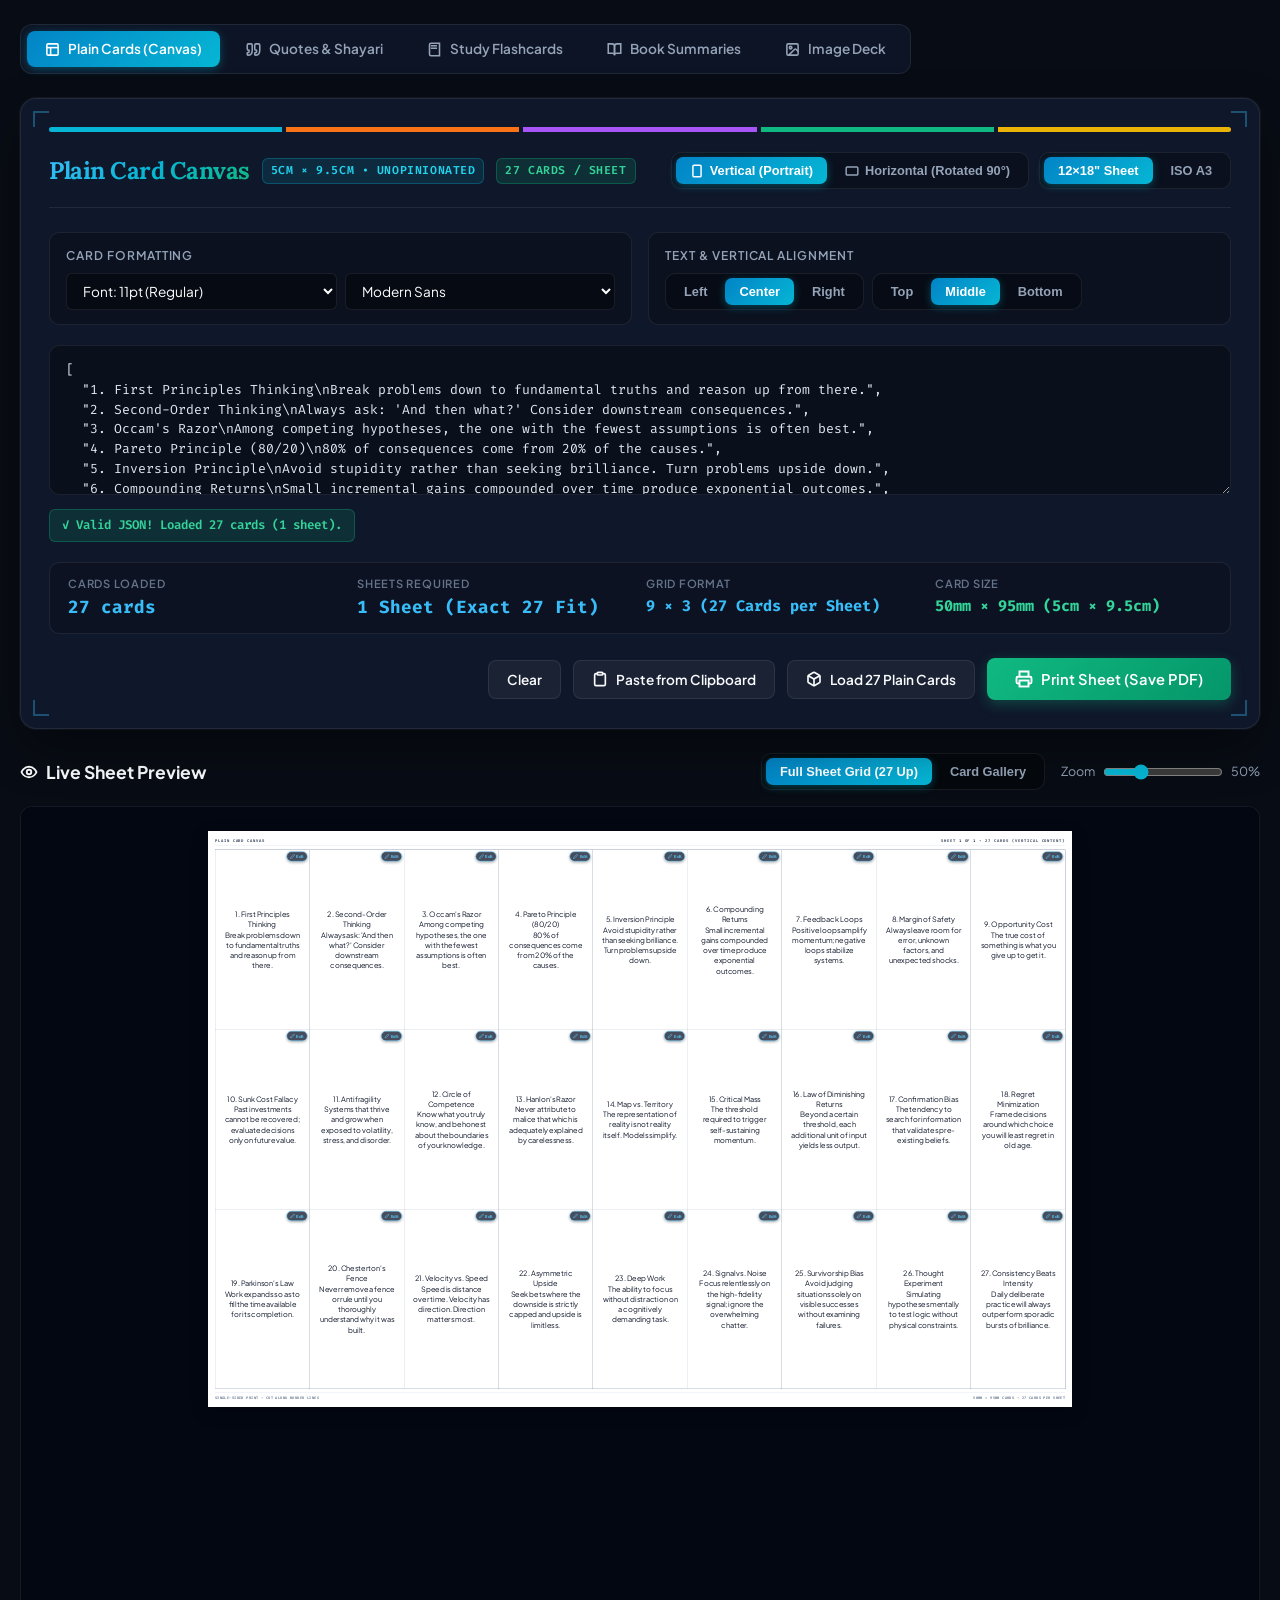
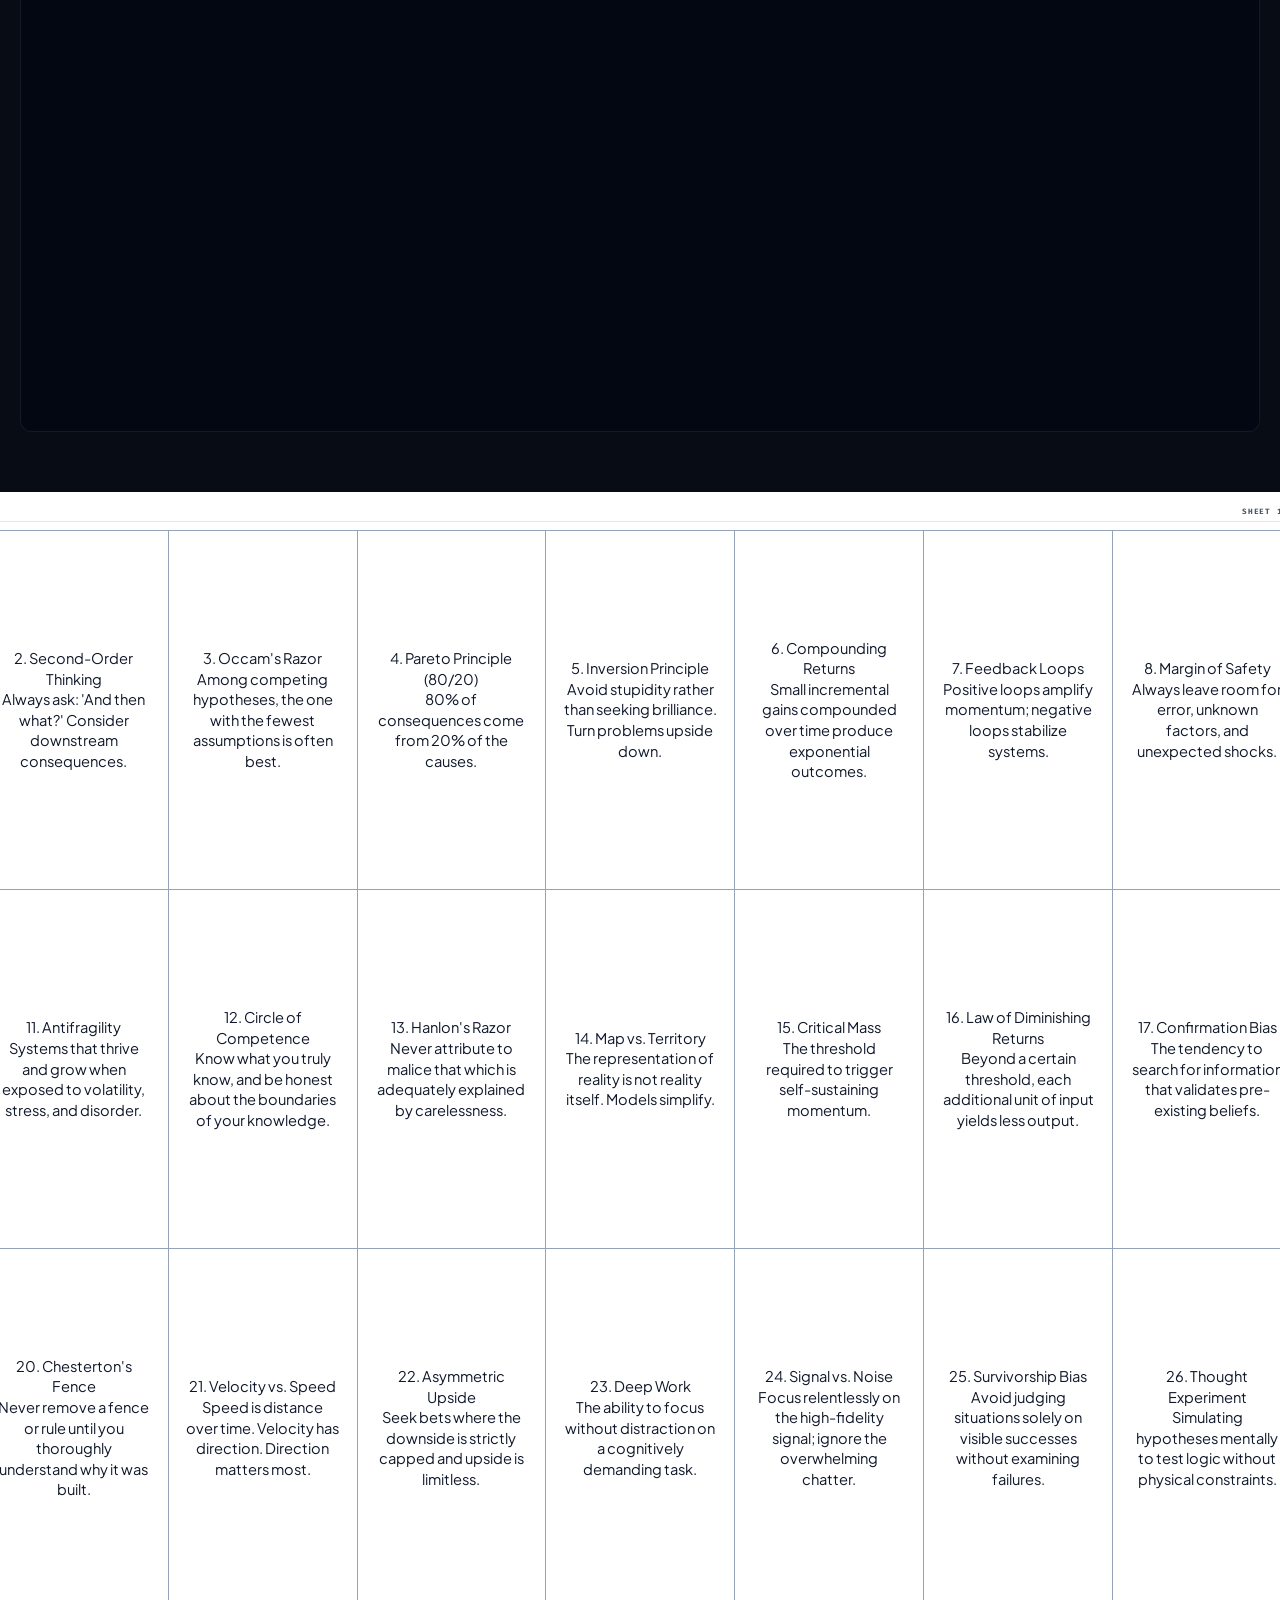
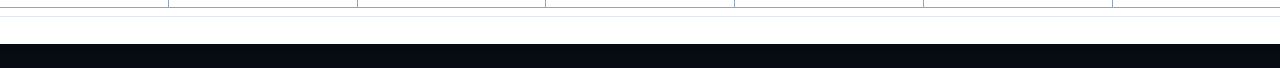
<file: 5cmx9.5cm/index.html>
<!DOCTYPE html>
<html lang="en">
<head>
  <meta charset="UTF-8">
  <meta name="viewport" content="width=device-width, initial-scale=1.0">
  <title>Plain Card Canvas (5cm × 9.5cm • 27 Cards per Sheet)</title>
  
  <!-- Fonts -->
  <link rel="preconnect" href="https://fonts.googleapis.com">
  <link rel="preconnect" href="https://fonts.gstatic.com" crossorigin>
  <link href="https://fonts.googleapis.com/css2?family=Plus+Jakarta+Sans:wght@400;500;600;700;800&family=Lora:ital,wght@0,500;0,600;0,700;1,400;1,600&family=Fira+Code:wght@400;500;600;700&display=swap" rel="stylesheet">
  
  <!-- Stylesheets -->
  <link rel="stylesheet" href="common.css">
  <link rel="stylesheet" href="plain.css">
</head>
<body data-paper="12x18">

  <div class="editor-workspace">

    <!-- TOP NAVIGATION TABS -->
    <nav class="editor-nav">
      <a href="index.html" class="nav-tab active">
        <svg width="15" height="15" viewBox="0 0 24 24" fill="none" stroke="currentColor" stroke-width="2.5"><rect width="18" height="18" x="3" y="3" rx="2"/><path d="M3 9h18"/><path d="M9 21V9"/></svg>
        <span>Plain Cards (Canvas)</span>
      </a>
      <a href="quote.html" class="nav-tab">
        <svg width="15" height="15" viewBox="0 0 24 24" fill="none" stroke="currentColor" stroke-width="2.5"><path d="M3 21c3 0 7-1 7-8V5c0-1.25-.75-2-2-2H4c-1.25 0-2 .75-2 2v6c0 1.25.75 2 2 2 1 0 1 0 1 1v1c0 1-1 2-2 2s-1 .008-1 1.031V20c0 1 0 1 1 1z"/><path d="M15 21c3 0 7-1 7-8V5c0-1.25-.75-2-2-2h-4c-1.25 0-2 .75-2 2v6c0 1.25.75 2 2 2 1 0 1 0 1 1v1c0 1-1 2-2 2s-1 .008-1 1.031V20c0 1 0 1 1 1z"/></svg>
        <span>Quotes &amp; Shayari</span>
      </a>
      <a href="study.html" class="nav-tab">
        <svg width="15" height="15" viewBox="0 0 24 24" fill="none" stroke="currentColor" stroke-width="2.5"><path d="M4 19.5v-15A2.5 2.5 0 0 1 6.5 2H20v20H6.5a2.5 2.5 0 0 1-2.5-2.5Z"/><path d="M6 6h10"/><path d="M6 10h10"/></svg>
        <span>Study Flashcards</span>
      </a>
      <a href="book.html" class="nav-tab">
        <svg width="15" height="15" viewBox="0 0 24 24" fill="none" stroke="currentColor" stroke-width="2.5"><path d="M2 3h6a4 4 0 0 1 4 4v14a3 3 0 0 0-3-3H2z"/><path d="M22 3h-6a4 4 0 0 0-4 4v14a3 3 0 0 1 3-3h7z"/></svg>
        <span>Book Summaries</span>
      </a>
      <a href="image.html" class="nav-tab">
        <svg width="15" height="15" viewBox="0 0 24 24" fill="none" stroke="currentColor" stroke-width="2.5"><rect width="18" height="18" x="3" y="3" rx="2"/><circle cx="9" cy="9" r="2"/><path d="m21 15-3.086-3.086a2 2 0 0 0-2.828 0L6 21"/></svg>
        <span>Image Deck</span>
      </a>
    </nav>

    <!-- CONTROL PANEL -->
    <div class="premium-card">
      <div class="crop-mark top-left-crop"></div>
      <div class="crop-mark top-right-crop"></div>
      <div class="crop-mark bottom-left-crop"></div>
      <div class="crop-mark bottom-right-crop"></div>

      <div class="tuck-color-stripe">
        <span class="stripe-bar cyan-bar"></span>
        <span class="stripe-bar orange-bar"></span>
        <span class="stripe-bar purple-bar"></span>
        <span class="stripe-bar emerald-bar"></span>
        <span class="stripe-bar gold-bar"></span>
      </div>
      
      <!-- Header -->
      <div class="card-header-ui">
        <div class="brand">
          <h2>Plain Card Canvas</h2>
          <span class="brand-badge">5cm × 9.5cm • Unopinionated</span>
          <span class="brand-badge" style="background: rgba(16, 185, 129, 0.15); color: #34d399; border-color: rgba(16, 185, 129, 0.3);">27 Cards / Sheet</span>
        </div>
        
        <!-- Orientation & Paper Toggles -->
        <div style="display: flex; gap: 10px; flex-wrap: wrap;">
          <div class="toggle-pill" id="orientation-toggle">
            <button class="pill-btn active" data-orientation="vertical" title="Vertical Text: Normal portrait reading flow">
              <svg width="14" height="14" viewBox="0 0 24 24" fill="none" stroke="currentColor" stroke-width="2.5"><rect width="14" height="20" x="5" y="2" rx="2"/></svg>
              <span>Vertical (Portrait)</span>
            </button>
            <button class="pill-btn" data-orientation="horizontal" title="Horizontal Text: Rotated 90° inside card for wide horizontal reading">
              <svg width="14" height="14" viewBox="0 0 24 24" fill="none" stroke="currentColor" stroke-width="2.5"><rect width="20" height="14" x="2" y="5" rx="2"/></svg>
              <span>Horizontal (Rotated 90°)</span>
            </button>
          </div>

          <div class="toggle-pill" id="paper-toggle">
            <button class="pill-btn active" data-paper="12x18" title="12x18 inch Sheet (Digital Print standard with exact 3.6mm margins)">
              12×18" Sheet
            </button>
            <button class="pill-btn" data-paper="iso-a3" title="Standard ISO A3 (297x420mm)">
              ISO A3
            </button>
          </div>
        </div>
      </div>

      <!-- Controls & Customization -->
      <div class="card-body-ui">
        
        <div class="controls-grid">
          <!-- Typography & Formatting -->
          <div class="control-card">
            <div class="control-label">
              <span>Card Formatting</span>
            </div>
            <div style="display: flex; gap: 8px; flex-wrap: wrap; align-items: center;">
              <select id="font-size-select" class="prompt-topic-input" style="width: auto; flex: 1; cursor: pointer;">
                <option value="9pt">Font: 9pt (Small)</option>
                <option value="11pt" selected>Font: 11pt (Regular)</option>
                <option value="13pt">Font: 13pt (Medium)</option>
                <option value="15pt">Font: 15pt (Large)</option>
                <option value="18pt">Font: 18pt (Headline)</option>
                <option value="22pt">Font: 22pt (Display)</option>
              </select>

              <select id="font-family-select" class="prompt-topic-input" style="width: auto; flex: 1; cursor: pointer;">
                <option value="'Plus Jakarta Sans', sans-serif" selected>Modern Sans</option>
                <option value="'Lora', Georgia, serif">Classic Serif (Lora)</option>
                <option value="'Fira Code', monospace">Monospace</option>
              </select>
            </div>
          </div>

          <!-- Alignment -->
          <div class="control-card">
            <div class="control-label">
              <span>Text &amp; Vertical Alignment</span>
            </div>
            <div style="display: flex; gap: 8px; flex-wrap: wrap;">
              <!-- Horizontal Align -->
              <div class="toggle-pill" id="align-group">
                <button class="pill-btn" data-align="left" title="Left Align">Left</button>
                <button class="pill-btn active" data-align="center" title="Center Align">Center</button>
                <button class="pill-btn" data-align="right" title="Right Align">Right</button>
              </div>

              <!-- Vertical Align -->
              <div class="toggle-pill" id="valign-group">
                <button class="pill-btn" data-valign="flex-start" title="Top Align">Top</button>
                <button class="pill-btn active" data-valign="center" title="Center Align">Middle</button>
                <button class="pill-btn" data-valign="flex-end" title="Bottom Align">Bottom</button>
              </div>
            </div>
          </div>
        </div>

        <!-- JSON Textarea -->
        <div class="textarea-container">
          <textarea id="json-input" placeholder="Paste array of strings ['Card 1', 'Card 2', ...] or objects [{'text': '...'}, {'image': 'url'}, {'html': '...'}"></textarea>
          <div id="validation-status" class="validation-badge"></div>
        </div>

        <!-- Stats Bar -->
        <div class="stats-bar">
          <div class="stat-item">
            <div class="stat-lbl">Cards Loaded</div>
            <div class="stat-val" id="stat-cards">0 cards</div>
          </div>
          <div class="stat-item">
            <div class="stat-lbl">Sheets Required</div>
            <div class="stat-val" id="stat-sheets">0 sheets</div>
          </div>
          <div class="stat-item">
            <div class="stat-lbl">Grid Format</div>
            <div class="stat-val" id="stat-grid" style="font-size: 0.95rem;">9 × 3 (27 Cards per Sheet)</div>
          </div>
          <div class="stat-item">
            <div class="stat-lbl">Card Size</div>
            <div class="stat-val" style="color: #34d399; font-size: 0.95rem;">50mm × 95mm (5cm × 9.5cm)</div>
          </div>
        </div>
        
        <!-- Action Buttons -->
        <div class="action-buttons" style="justify-content: flex-end; align-items: center; gap: 12px; margin-top: 4px;">
          <button class="btn btn-secondary" id="clear-btn">
            <span>Clear</span>
          </button>
          
          <button class="btn btn-secondary" id="paste-validate-btn">
            <svg width="16" height="16" viewBox="0 0 24 24" fill="none" stroke="currentColor" stroke-width="2.5"><path d="M16 4h2a2 2 0 0 1 2 2v14a2 2 0 0 1-2 2H6a2 2 0 0 1-2-2V6a2 2 0 0 1 2-2h2"/><rect width="8" height="4" x="8" y="2" rx="1" ry="1"/></svg>
            <span>Paste from Clipboard</span>
          </button>

          <button class="btn btn-secondary" id="load-plain-btn">
            <svg width="16" height="16" viewBox="0 0 24 24" fill="none" stroke="currentColor" stroke-width="2.5"><path d="M21 8a2 2 0 0 0-1-1.73l-7-4a2 2 0 0 0-2 0l-7 4A2 2 0 0 0 3 8v8a2 2 0 0 0 1 1.73l7 4a2 2 0 0 0 2 0l7-4A2 2 0 0 0 21 16Z"/><path d="m3.3 7 8.7 5 8.7-5"/><path d="M12 22V12"/></svg>
            <span>Load 27 Plain Cards</span>
          </button>
          
          <button class="btn btn-primary" id="print-btn" style="padding: 12px 28px; font-size: 0.92rem;">
            <svg width="18" height="18" viewBox="0 0 24 24" fill="none" stroke="currentColor" stroke-width="2.5"><polyline points="6 9 6 2 18 2 18 9"/><path d="M6 18H4a2 2 0 0 1-2-2v-5a2 2 0 0 1 2-2h16a2 2 0 0 1 2 2v5a2 2 0 0 1-2 2h-2"/><rect width="12" height="8" x="6" y="14"/></svg>
            <span>Print Sheet (Save PDF)</span>
          </button>
        </div>

      </div>
    </div>

    <!-- PREVIEW WORKSPACE -->
    <div class="preview-section">
      <div class="preview-header">
        <h3>
          <svg width="18" height="18" viewBox="0 0 24 24" fill="none" stroke="currentColor" stroke-width="2.5"><path d="M2 12s3-7 10-7 10 7 10 7-3 7-10 7-10-7-10-7Z"/><circle cx="12" cy="12" r="3"/></svg>
          <span>Live Sheet Preview</span>
        </h3>

        <div style="display: flex; align-items: center; gap: 16px; flex-wrap: wrap;">
          <div class="toggle-pill" id="preview-mode-toggle">
            <button class="pill-btn active" data-mode="sheet">Full Sheet Grid (27 Up)</button>
            <button class="pill-btn" data-mode="inspector">Card Gallery</button>
          </div>

          <div class="zoom-controls" id="zoom-controls">
            <span>Zoom</span>
            <input type="range" class="zoom-slider" id="zoom-slider" min="30" max="100" value="50">
            <span id="zoom-val">50%</span>
          </div>
        </div>
      </div>

      <div class="screen-preview-container">
        <div id="screen-preview-content" class="sheet-preview-wrapper" style="transform: scale(0.50);"></div>
      </div>
    </div>

  </div>

  <!-- MODAL FOR CARD EDITING (TEXT & FONT SIZE) -->
  <div class="modal-overlay" id="card-edit-modal">
    <div class="modal-content" style="max-width: 580px;">
      <div class="modal-header">
        <div style="display: flex; align-items: center; gap: 10px;">
          <span class="brand-badge" id="edit-card-badge" style="background: rgba(56, 189, 248, 0.15); color: #38bdf8; border-color: rgba(56, 189, 248, 0.3);">Card #1</span>
          <h3 style="margin: 0; font-size: 1.05rem;">Edit Card Text &amp; Font Size</h3>
        </div>
        <button class="modal-close-btn" id="card-edit-close-btn">&times;</button>
      </div>
      <div class="modal-body" style="padding: 20px;">
        <form class="card-edit-form" id="card-edit-form" onsubmit="return false;">
          <div class="card-edit-row">
            <label class="card-edit-label">
              <span>Card Font Size</span>
              <span id="current-fs-hint">Current: 11pt</span>
            </label>
            <select id="card-edit-fs" class="card-edit-select">
              <option value="">Default (Sheet Font Size)</option>
              <option value="9pt">9pt - Small</option>
              <option value="11pt">11pt - Regular</option>
              <option value="13pt">13pt - Medium</option>
              <option value="15pt">15pt - Large</option>
              <option value="18pt">18pt - Headline</option>
              <option value="22pt">22pt - Display</option>
            </select>
          </div>

          <div class="card-edit-row">
            <label class="card-edit-label">Card Content (Text or HTML)</label>
            <textarea id="card-edit-text" class="card-edit-textarea" rows="6" placeholder="Enter text or HTML..."></textarea>
          </div>
        </form>
      </div>
      <div class="modal-footer">
        <button class="btn btn-secondary" id="card-edit-cancel-btn">Cancel</button>
        <button class="btn btn-primary" id="card-edit-save-btn">Apply &amp; Save</button>
      </div>
    </div>
  </div>

  <!-- HIDDEN PRINT AREA (RENDERED FOR PRINT / PDF) -->
  <div id="print-area"></div>

  <!-- Scripts -->
  <script src="plain.js"></script>
</body>
</html>
</file>
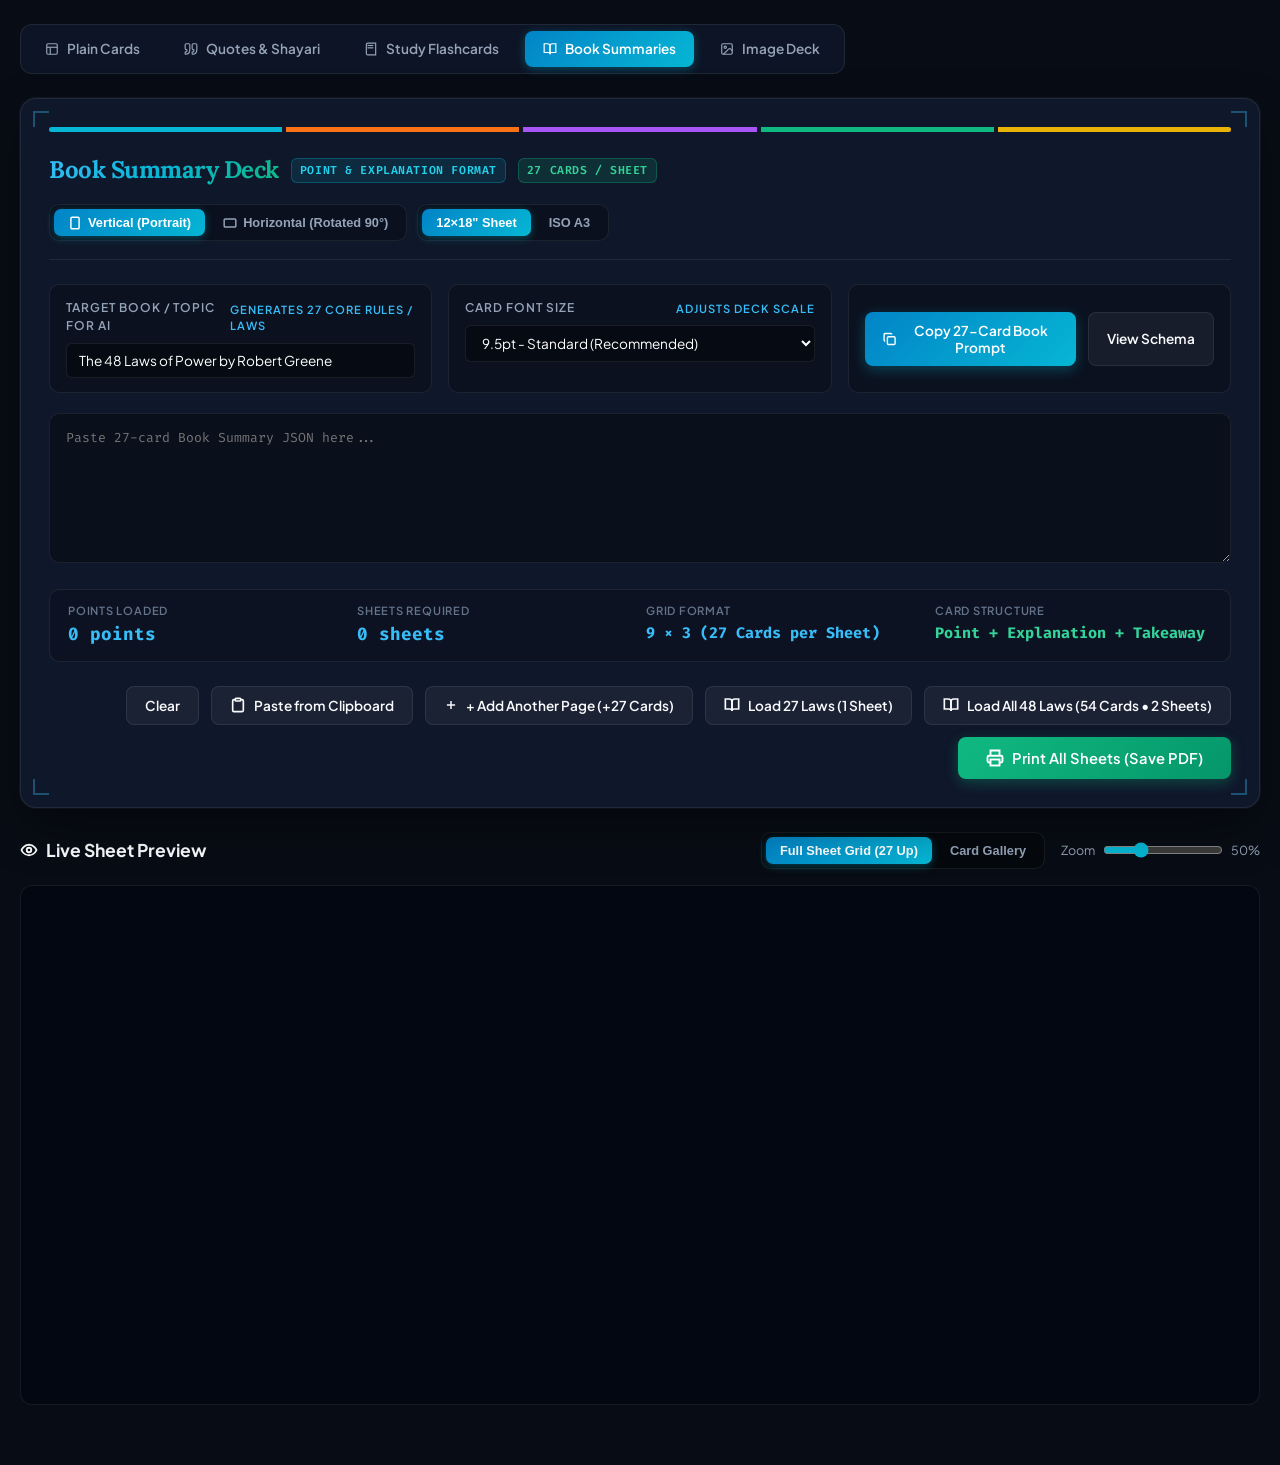
<file: 5cmx9.5cm/book.html>
<!DOCTYPE html>
<html lang="en">
<head>
  <meta charset="UTF-8">
  <meta name="viewport" content="width=device-width, initial-scale=1.0">
  <title>Book Summary Deck (5cm × 9.5cm • 27 Cards per Sheet)</title>
  
  <!-- Fonts -->
  <link rel="preconnect" href="https://fonts.googleapis.com">
  <link rel="preconnect" href="https://fonts.gstatic.com" crossorigin>
  <link href="https://fonts.googleapis.com/css2?family=Plus+Jakarta+Sans:wght@400;500;600;700;800&family=Lora:ital,wght@0,500;0,600;0,700;1,400;1,600&family=Fira+Code:wght@400;500;600;700&display=swap" rel="stylesheet">
  
  <!-- Stylesheets -->
  <link rel="stylesheet" href="common.css">
  <link rel="stylesheet" href="book.css">
</head>
<body data-paper="12x18">

  <div class="editor-workspace">

    <!-- TOP NAVIGATION TABS -->
    <nav class="editor-nav">
      <a href="index.html" class="nav-tab">
        <svg width="14" height="14" viewBox="0 0 24 24" fill="none" stroke="currentColor" stroke-width="2"><rect width="18" height="18" x="3" y="3" rx="2"/><path d="M3 9h18"/><path d="M9 21V9"/></svg>
        <span>Plain Cards</span>
      </a>
      <a href="quote.html" class="nav-tab">
        <svg width="14" height="14" viewBox="0 0 24 24" fill="none" stroke="currentColor" stroke-width="2"><path d="M3 21c3 0 7-1 7-8V5c0-1.25-.75-2-2-2H4c-1.25 0-2 .75-2 2v6c0 1.25.75 2 2 2 1 0 1 0 1 1v1c0 1-1 2-2 2s-1 .008-1 1.031V20c0 1 0 1 1 1z"/><path d="M15 21c3 0 7-1 7-8V5c0-1.25-.75-2-2-2h-4c-1.25 0-2 .75-2 2v6c0 1.25.75 2 2 2 1 0 1 0 1 1v1c0 1-1 2-2 2s-1 .008-1 1.031V20c0 1 0 1 1 1z"/></svg>
        <span>Quotes &amp; Shayari</span>
      </a>
      <a href="study.html" class="nav-tab">
        <svg width="14" height="14" viewBox="0 0 24 24" fill="none" stroke="currentColor" stroke-width="2"><path d="M4 19.5v-15A2.5 2.5 0 0 1 6.5 2H20v20H6.5a2.5 2.5 0 0 1-2.5-2.5Z"/><path d="M6 6h10"/><path d="M6 10h10"/></svg>
        <span>Study Flashcards</span>
      </a>
      <a href="book.html" class="nav-tab active">
        <svg width="14" height="14" viewBox="0 0 24 24" fill="none" stroke="currentColor" stroke-width="2"><path d="M2 3h6a4 4 0 0 1 4 4v14a3 3 0 0 0-3-3H2z"/><path d="M22 3h-6a4 4 0 0 0-4 4v14a3 3 0 0 1 3-3h7z"/></svg>
        <span>Book Summaries</span>
      </a>
      <a href="image.html" class="nav-tab">
        <svg width="14" height="14" viewBox="0 0 24 24" fill="none" stroke="currentColor" stroke-width="2"><rect width="18" height="18" x="3" y="3" rx="2"/><circle cx="9" cy="9" r="2"/><path d="m21 15-3.086-3.086a2 2 0 0 0-2.828 0L6 21"/></svg>
        <span>Image Deck</span>
      </a>
    </nav>

    <!-- CONTROL PANEL -->
    <div class="premium-card">
      <div class="crop-mark top-left-crop"></div>
      <div class="crop-mark top-right-crop"></div>
      <div class="crop-mark bottom-left-crop"></div>
      <div class="crop-mark bottom-right-crop"></div>

      <div class="tuck-color-stripe">
        <span class="stripe-bar cyan-bar"></span>
        <span class="stripe-bar orange-bar"></span>
        <span class="stripe-bar purple-bar"></span>
        <span class="stripe-bar emerald-bar"></span>
        <span class="stripe-bar gold-bar"></span>
      </div>
      
      <!-- Header -->
      <div class="card-header-ui">
        <div class="brand">
          <h2>Book Summary Deck</h2>
          <span class="brand-badge">Point &amp; Explanation Format</span>
          <span class="brand-badge" style="background: rgba(16, 185, 129, 0.15); color: #34d399; border-color: rgba(16, 185, 129, 0.3);">27 Cards / Sheet</span>
        </div>
        
        <!-- Orientation & Paper Toggles -->
        <div style="display: flex; gap: 10px; flex-wrap: wrap;">
          <div class="toggle-pill" id="orientation-toggle">
            <button class="pill-btn active" data-orientation="vertical" title="Vertical Text: Normal portrait reading flow">
              <svg width="14" height="14" viewBox="0 0 24 24" fill="none" stroke="currentColor" stroke-width="2.5"><rect width="14" height="20" x="5" y="2" rx="2"/></svg>
              <span>Vertical (Portrait)</span>
            </button>
            <button class="pill-btn" data-orientation="horizontal" title="Horizontal Text: Rotated 90° inside card for wide horizontal reading">
              <svg width="14" height="14" viewBox="0 0 24 24" fill="none" stroke="currentColor" stroke-width="2.5"><rect width="20" height="14" x="2" y="5" rx="2"/></svg>
              <span>Horizontal (Rotated 90°)</span>
            </button>
          </div>

          <div class="toggle-pill" id="paper-toggle">
            <button class="pill-btn active" data-paper="12x18" title="12x18 inch Sheet (Digital Print standard with exact 3.6mm margins)">
              12×18" Sheet
            </button>
            <button class="pill-btn" data-paper="iso-a3" title="Standard ISO A3 (297x420mm)">
              ISO A3
            </button>
          </div>
        </div>
      </div>

      <!-- Controls & Customization -->
      <div class="card-body-ui">
        
        <div class="controls-grid">
          <!-- Book / Topic Input -->
          <div class="control-card">
            <div class="control-label">
              <span>Target Book / Topic for AI</span>
              <span style="color: #38bdf8; font-size: 0.7rem;">Generates 27 Core Rules / Laws</span>
            </div>
            <div style="display: flex; gap: 8px;">
              <input type="text" id="prompt-topic-input" class="prompt-topic-input" value="The 48 Laws of Power by Robert Greene" placeholder="Enter book title (e.g. Atomic Habits, 48 Laws of Power, Think and Grow Rich)">
            </div>
          </div>

          <!-- Font Size Selector -->
          <div class="control-card">
            <div class="control-label">
              <span>Card Font Size</span>
              <span style="color: #38bdf8; font-size: 0.7rem;">Adjusts Deck Scale</span>
            </div>
            <div style="display: flex; gap: 8px; align-items: center;">
              <select id="font-size-select" class="prompt-topic-input" style="cursor: pointer;">
                <option value="8.5pt">8.5pt - Compact</option>
                <option value="9.5pt" selected>9.5pt - Standard (Recommended)</option>
                <option value="10.5pt">10.5pt - Medium</option>
                <option value="11.5pt">11.5pt - Large</option>
                <option value="13pt">13pt - Extra Large</option>
              </select>
            </div>
          </div>

          <!-- Prompt Buttons -->
          <div class="control-card" style="justify-content: center;">
            <div class="action-buttons">
              <button class="btn btn-gradient" id="copy-prompt-btn" style="flex: 1;">
                <svg width="16" height="16" viewBox="0 0 24 24" fill="none" stroke="currentColor" stroke-width="2.5"><rect width="14" height="14" x="8" y="8" rx="2" ry="2"/><path d="M4 16c-1.1 0-2-.9-2-2V4c0-1.1.9-2 2-2h10c1.1 0 2 .9 2 2"/></svg>
                <span>Copy 27-Card Book Prompt</span>
              </button>
              <button class="btn btn-secondary" id="view-template-btn">
                <span>View Schema</span>
              </button>
            </div>
          </div>
        </div>

        <!-- JSON Textarea -->
        <div class="textarea-container">
          <textarea id="json-input" placeholder="Paste 27-card Book Summary JSON here..."></textarea>
          <div id="validation-status" class="validation-badge"></div>
        </div>

        <!-- Stats Bar -->
        <div class="stats-bar">
          <div class="stat-item">
            <div class="stat-lbl">Points Loaded</div>
            <div class="stat-val" id="stat-cards">0 points</div>
          </div>
          <div class="stat-item">
            <div class="stat-lbl">Sheets Required</div>
            <div class="stat-val" id="stat-sheets">0 sheets</div>
          </div>
          <div class="stat-item">
            <div class="stat-lbl">Grid Format</div>
            <div class="stat-val" id="stat-grid" style="font-size: 0.95rem;">9 × 3 (27 Cards per Sheet)</div>
          </div>
          <div class="stat-item">
            <div class="stat-lbl">Card Structure</div>
            <div class="stat-val" style="color: #34d399; font-size: 0.95rem;">Point + Explanation + Takeaway</div>
          </div>
        </div>
        
        <!-- Action Buttons -->
        <div class="action-buttons" style="justify-content: flex-end; align-items: center; gap: 12px; margin-top: 4px;">
          <button class="btn btn-secondary" id="clear-btn">
            <span>Clear</span>
          </button>

          <button class="btn btn-secondary" id="paste-validate-btn">
            <svg width="16" height="16" viewBox="0 0 24 24" fill="none" stroke="currentColor" stroke-width="2.5"><path d="M16 4h2a2 2 0 0 1 2 2v14a2 2 0 0 1-2 2H6a2 2 0 0 1-2-2V6a2 2 0 0 1 2-2h2"/><rect width="8" height="4" x="8" y="2" rx="1" ry="1"/></svg>
            <span>Paste from Clipboard</span>
          </button>

          <button class="btn btn-secondary" id="add-sheet-btn">
            <svg width="14" height="14" viewBox="0 0 24 24" fill="none" stroke="currentColor" stroke-width="2.5"><path d="M12 5v14M5 12h14"/></svg>
            <span>+ Add Another Page (+27 Cards)</span>
          </button>

          <button class="btn btn-secondary" id="load-book-btn">
            <svg width="16" height="16" viewBox="0 0 24 24" fill="none" stroke="currentColor" stroke-width="2.5"><path d="M2 3h6a4 4 0 0 1 4 4v14a3 3 0 0 0-3-3H2z"/><path d="M22 3h-6a4 4 0 0 0-4 4v14a3 3 0 0 1 3-3h7z"/></svg>
            <span>Load 27 Laws (1 Sheet)</span>
          </button>

          <button class="btn btn-secondary" id="load-book-54-btn">
            <svg width="16" height="16" viewBox="0 0 24 24" fill="none" stroke="currentColor" stroke-width="2.5"><path d="M2 3h6a4 4 0 0 1 4 4v14a3 3 0 0 0-3-3H2z"/><path d="M22 3h-6a4 4 0 0 0-4 4v14a3 3 0 0 1 3-3h7z"/></svg>
            <span>Load All 48 Laws (54 Cards • 2 Sheets)</span>
          </button>
          
          <button class="btn btn-primary" id="print-btn" style="padding: 12px 28px; font-size: 0.92rem;">
            <svg width="18" height="18" viewBox="0 0 24 24" fill="none" stroke="currentColor" stroke-width="2.5"><polyline points="6 9 6 2 18 2 18 9"/><path d="M6 18H4a2 2 0 0 1-2-2v-5a2 2 0 0 1 2-2h16a2 2 0 0 1 2 2v5a2 2 0 0 1-2 2h-2"/><rect width="12" height="8" x="6" y="14"/></svg>
            <span>Print All Sheets (Save PDF)</span>
          </button>
        </div>

      </div>
    </div>

    <!-- PREVIEW WORKSPACE -->
    <div class="preview-section">
      <div class="preview-header">
        <h3>
          <svg width="18" height="18" viewBox="0 0 24 24" fill="none" stroke="currentColor" stroke-width="2.5"><path d="M2 12s3-7 10-7 10 7 10 7-3 7-10 7-10-7-10-7Z"/><circle cx="12" cy="12" r="3"/></svg>
          <span>Live Sheet Preview</span>
        </h3>

        <div style="display: flex; align-items: center; gap: 16px; flex-wrap: wrap;">
          <div class="toggle-pill" id="preview-mode-toggle">
            <button class="pill-btn active" data-mode="sheet">Full Sheet Grid (27 Up)</button>
            <button class="pill-btn" data-mode="inspector">Card Gallery</button>
          </div>

          <div class="zoom-controls" id="zoom-controls">
            <span>Zoom</span>
            <input type="range" class="zoom-slider" id="zoom-slider" min="30" max="100" value="50">
            <span id="zoom-val">50%</span>
          </div>
        </div>
      </div>

      <div class="screen-preview-container">
        <div id="screen-preview-content" class="sheet-preview-wrapper" style="transform: scale(0.50);"></div>
      </div>
    </div>

  </div>

  <!-- MODAL FOR AI PROMPT TEMPLATE -->
  <div class="modal-overlay" id="template-modal">
    <div class="modal-content">
      <div class="modal-header">
        <h3>AI Prompt &amp; Book Summary Schema</h3>
        <button class="modal-close-btn" id="modal-close-btn">&times;</button>
      </div>
      <div class="modal-body">
        <p style="margin-bottom: 12px;">Copy this prompt to generate 27 point &amp; explanation cards for any book:</p>
        <div class="prompt-code-block" id="modal-prompt-text"></div>
      </div>
      <div class="modal-footer">
        <button class="btn btn-gradient" id="modal-copy-prompt-btn">Copy Full Prompt</button>
      </div>
    </div>
  </div>

  <!-- MODAL FOR CARD EDITING (TEXT & FONT SIZE) -->
  <div class="modal-overlay" id="card-edit-modal">
    <div class="modal-content" style="max-width: 600px;">
      <div class="modal-header">
        <div style="display: flex; align-items: center; gap: 10px;">
          <span class="brand-badge" id="edit-card-badge" style="background: rgba(56, 189, 248, 0.15); color: #38bdf8; border-color: rgba(56, 189, 248, 0.3);">Card #1</span>
          <h3 style="margin: 0; font-size: 1.05rem;">Edit Book Summary Card &amp; Font Size</h3>
        </div>
        <button class="modal-close-btn" id="card-edit-close-btn">&times;</button>
      </div>
      <div class="modal-body" style="padding: 20px;">
        <form class="card-edit-form" id="card-edit-form" onsubmit="return false;">
          <div class="card-edit-row">
            <label class="card-edit-label">
              <span>Card Font Size</span>
              <span id="current-fs-hint">Current: 9.5pt</span>
            </label>
            <select id="card-edit-fs" class="card-edit-select">
              <option value="">Default (Sheet Font Size)</option>
              <option value="8.5pt">8.5pt - Compact</option>
              <option value="9.5pt">9.5pt - Standard</option>
              <option value="10.5pt">10.5pt - Medium</option>
              <option value="11.5pt">11.5pt - Large</option>
              <option value="13pt">13pt - Extra Large</option>
            </select>
          </div>

          <div style="display: grid; grid-template-columns: 140px 1fr; gap: 12px;">
            <div class="card-edit-row">
              <label class="card-edit-label">Law / Point #</label>
              <input type="text" id="card-edit-number" class="card-edit-input" placeholder="e.g. LAW 01">
            </div>
            <div class="card-edit-row">
              <label class="card-edit-label">Rule / Point Title</label>
              <input type="text" id="card-edit-title" class="card-edit-input" placeholder="Title of the rule">
            </div>
          </div>

          <div class="card-edit-row">
            <label class="card-edit-label">Detailed Explanation</label>
            <textarea id="card-edit-explanation" class="card-edit-textarea" rows="4" placeholder="Explain the law or principle..."></textarea>
          </div>

          <div class="card-edit-row">
            <label class="card-edit-label">Core Takeaway (Highlighted Box)</label>
            <textarea id="card-edit-takeaway" class="card-edit-textarea" rows="2" placeholder="Actionable takeaway or warning..."></textarea>
          </div>
        </form>
      </div>
      <div class="modal-footer">
        <button class="btn btn-secondary" id="card-edit-cancel-btn">Cancel</button>
        <button class="btn btn-primary" id="card-edit-save-btn">Apply &amp; Save</button>
      </div>
    </div>
  </div>

  <!-- HIDDEN PRINT AREA (RENDERED FOR PRINT / PDF) -->
  <div id="print-area"></div>

  <!-- Scripts -->
  <script src="sample_data.js"></script>
  <script src="book.js"></script>
</body>
</html>
</file>
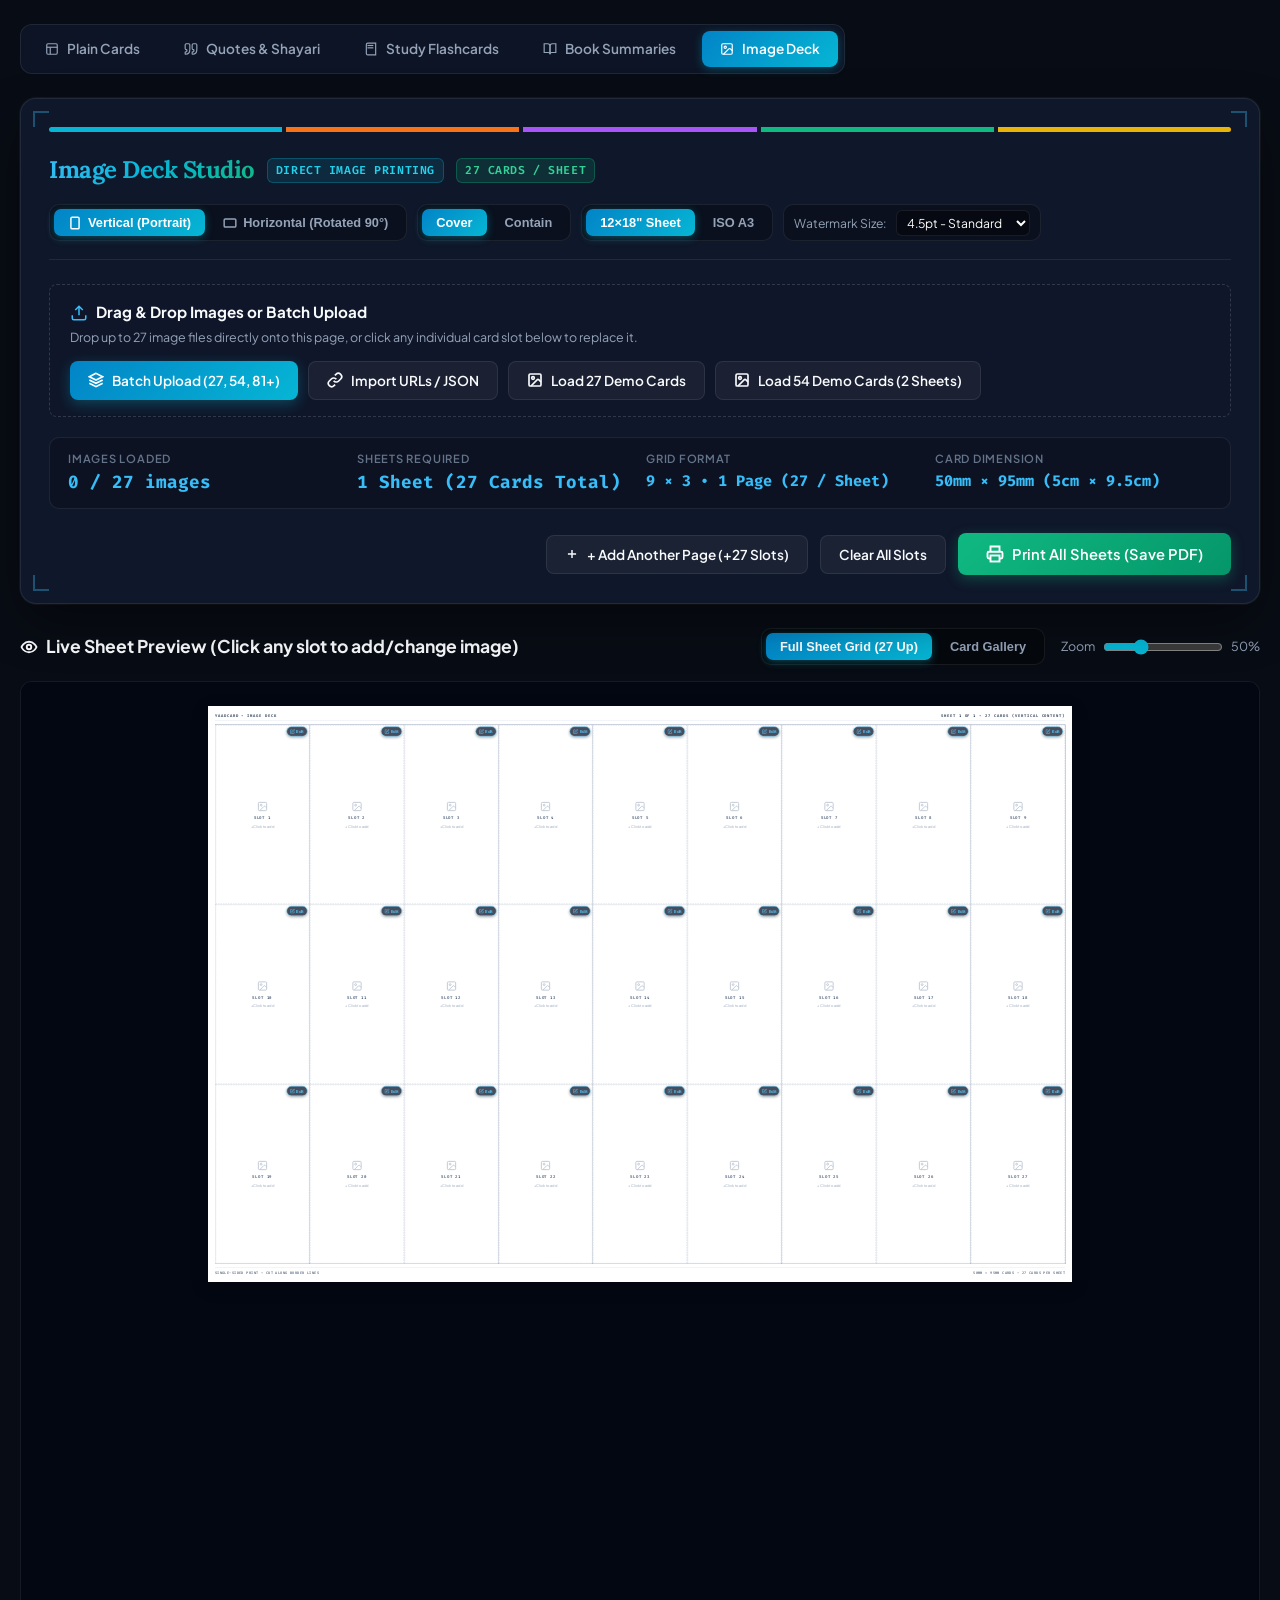
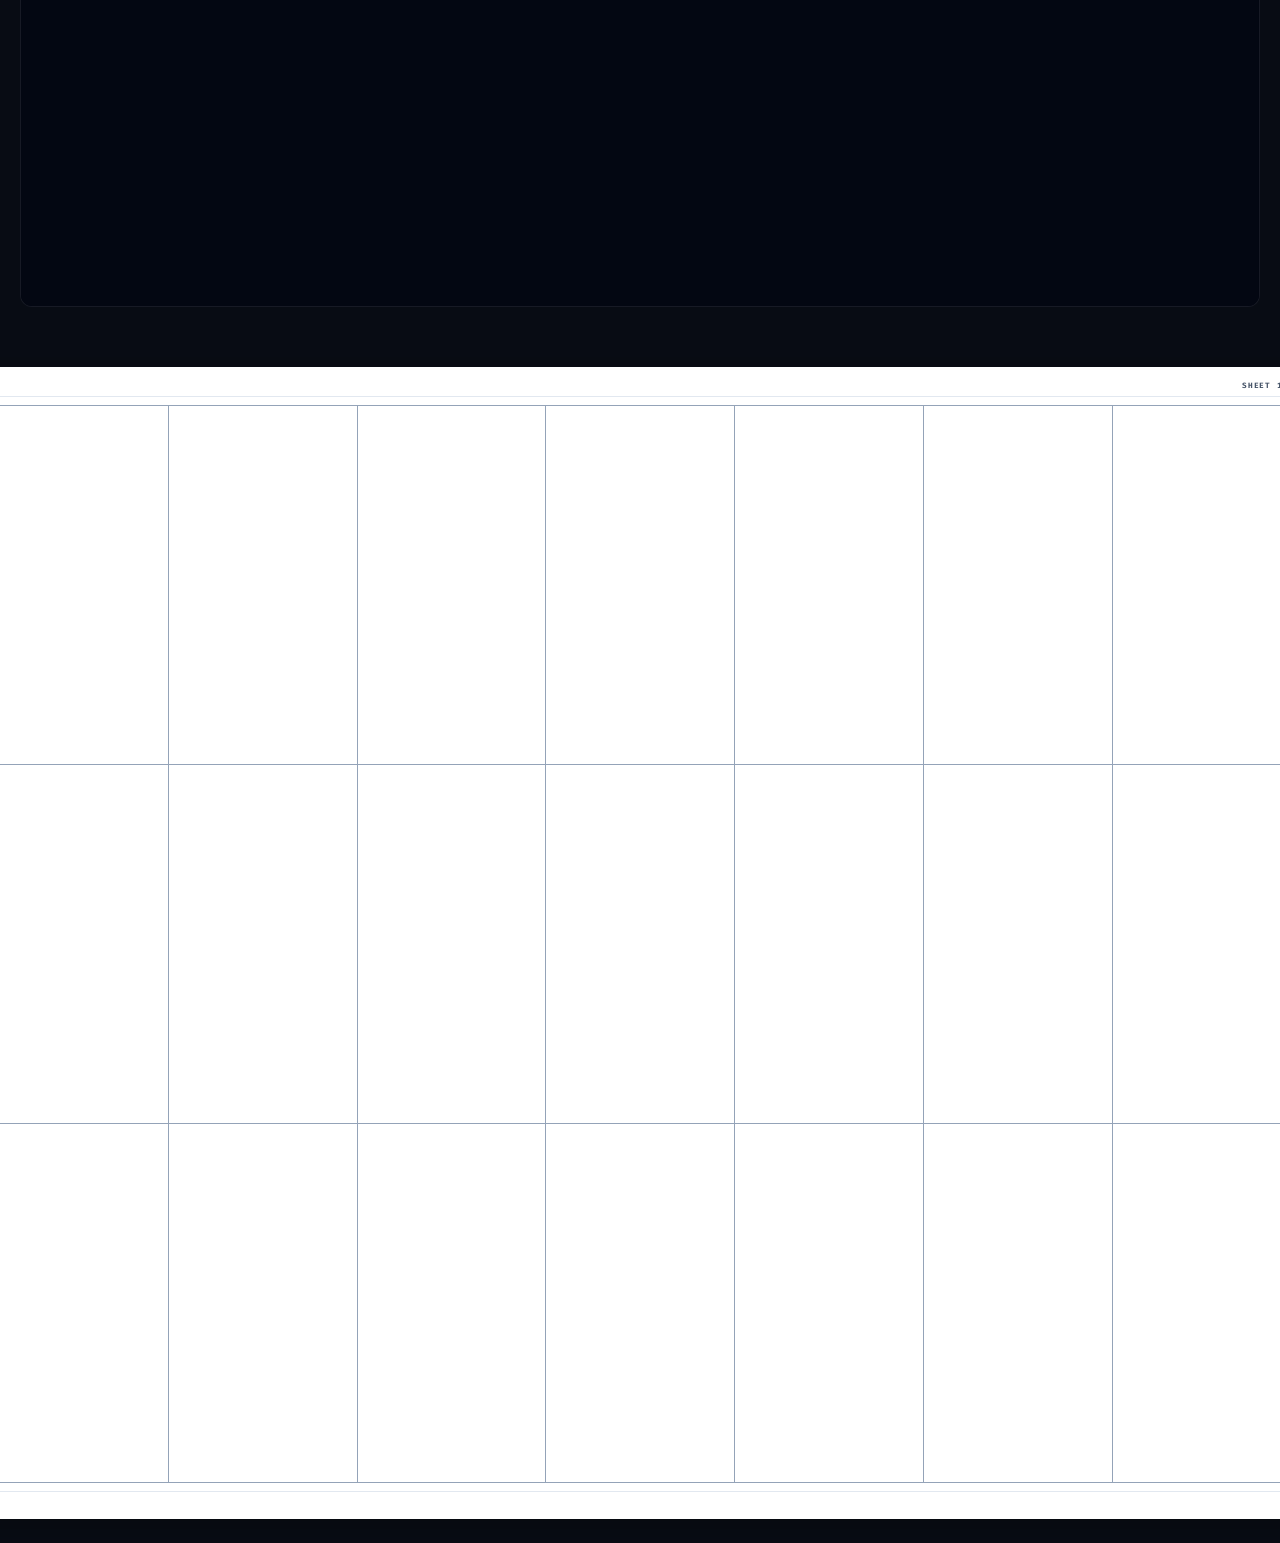
<file: 5cmx9.5cm/image.html>
<!DOCTYPE html>
<html lang="en">
<head>
  <meta charset="UTF-8">
  <meta name="viewport" content="width=device-width, initial-scale=1.0">
  <title>Image Deck Studio (5cm × 9.5cm • 27 Cards per Sheet)</title>
  
  <!-- Fonts -->
  <link rel="preconnect" href="https://fonts.googleapis.com">
  <link rel="preconnect" href="https://fonts.gstatic.com" crossorigin>
  <link href="https://fonts.googleapis.com/css2?family=Plus+Jakarta+Sans:wght@400;500;600;700;800&family=Lora:ital,wght@0,500;0,600;0,700;1,400;1,600&family=Fira+Code:wght@400;500;600;700&display=swap" rel="stylesheet">
  
  <!-- Stylesheets -->
  <link rel="stylesheet" href="common.css">
  <link rel="stylesheet" href="image.css">
</head>
<body data-paper="12x18">

  <div class="editor-workspace">

    <!-- TOP NAVIGATION TABS -->
    <nav class="editor-nav">
      <a href="index.html" class="nav-tab">
        <svg width="14" height="14" viewBox="0 0 24 24" fill="none" stroke="currentColor" stroke-width="2"><rect width="18" height="18" x="3" y="3" rx="2"/><path d="M3 9h18"/><path d="M9 21V9"/></svg>
        <span>Plain Cards</span>
      </a>
      <a href="quote.html" class="nav-tab">
        <svg width="14" height="14" viewBox="0 0 24 24" fill="none" stroke="currentColor" stroke-width="2"><path d="M3 21c3 0 7-1 7-8V5c0-1.25-.75-2-2-2H4c-1.25 0-2 .75-2 2v6c0 1.25.75 2 2 2 1 0 1 0 1 1v1c0 1-1 2-2 2s-1 .008-1 1.031V20c0 1 0 1 1 1z"/><path d="M15 21c3 0 7-1 7-8V5c0-1.25-.75-2-2-2h-4c-1.25 0-2 .75-2 2v6c0 1.25.75 2 2 2 1 0 1 0 1 1v1c0 1-1 2-2 2s-1 .008-1 1.031V20c0 1 0 1 1 1z"/></svg>
        <span>Quotes &amp; Shayari</span>
      </a>
      <a href="study.html" class="nav-tab">
        <svg width="14" height="14" viewBox="0 0 24 24" fill="none" stroke="currentColor" stroke-width="2"><path d="M4 19.5v-15A2.5 2.5 0 0 1 6.5 2H20v20H6.5a2.5 2.5 0 0 1-2.5-2.5Z"/><path d="M6 6h10"/><path d="M6 10h10"/></svg>
        <span>Study Flashcards</span>
      </a>
      <a href="book.html" class="nav-tab">
        <svg width="14" height="14" viewBox="0 0 24 24" fill="none" stroke="currentColor" stroke-width="2"><path d="M2 3h6a4 4 0 0 1 4 4v14a3 3 0 0 0-3-3H2z"/><path d="M22 3h-6a4 4 0 0 0-4 4v14a3 3 0 0 1 3-3h7z"/></svg>
        <span>Book Summaries</span>
      </a>
      <a href="image.html" class="nav-tab active">
        <svg width="14" height="14" viewBox="0 0 24 24" fill="none" stroke="currentColor" stroke-width="2"><rect width="18" height="18" x="3" y="3" rx="2"/><circle cx="9" cy="9" r="2"/><path d="m21 15-3.086-3.086a2 2 0 0 0-2.828 0L6 21"/></svg>
        <span>Image Deck</span>
      </a>
    </nav>

    <!-- CONTROL PANEL -->
    <div class="premium-card">
      <div class="crop-mark top-left-crop"></div>
      <div class="crop-mark top-right-crop"></div>
      <div class="crop-mark bottom-left-crop"></div>
      <div class="crop-mark bottom-right-crop"></div>

      <div class="tuck-color-stripe">
        <span class="stripe-bar cyan-bar"></span>
        <span class="stripe-bar orange-bar"></span>
        <span class="stripe-bar purple-bar"></span>
        <span class="stripe-bar emerald-bar"></span>
        <span class="stripe-bar gold-bar"></span>
      </div>
      
      <!-- Header -->
      <div class="card-header-ui">
        <div class="brand">
          <h2>Image Deck Studio</h2>
          <span class="brand-badge">Direct Image Printing</span>
          <span class="brand-badge" style="background: rgba(16, 185, 129, 0.15); color: #34d399; border-color: rgba(16, 185, 129, 0.3);">27 Cards / Sheet</span>
        </div>
        
        <!-- Controls: Orientation, Fit & Paper -->
        <div style="display: flex; gap: 10px; flex-wrap: wrap;">
          <div class="toggle-pill" id="orientation-toggle">
            <button class="pill-btn active" data-orientation="vertical" title="Vertical Content (Portrait 50mm x 95mm)">
              <svg width="14" height="14" viewBox="0 0 24 24" fill="none" stroke="currentColor" stroke-width="2.5"><rect width="14" height="20" x="5" y="2" rx="2"/></svg>
              <span>Vertical (Portrait)</span>
            </button>
            <button class="pill-btn" data-orientation="horizontal" title="Horizontal Content (Rotated 90° inside card for landscape artwork)">
              <svg width="14" height="14" viewBox="0 0 24 24" fill="none" stroke="currentColor" stroke-width="2.5"><rect width="20" height="14" x="2" y="5" rx="2"/></svg>
              <span>Horizontal (Rotated 90°)</span>
            </button>
          </div>

          <div class="toggle-pill" id="fit-toggle">
            <button class="pill-btn active" data-fit="cover" title="Cover: Fills the entire 50mm x 95mm card (crops overflow)">Cover</button>
            <button class="pill-btn" data-fit="contain" title="Contain: Fits complete image inside without cropping">Contain</button>
          </div>

          <div class="toggle-pill" id="paper-toggle">
            <button class="pill-btn active" data-paper="12x18" title="12x18 inch Sheet">12×18" Sheet</button>
            <button class="pill-btn" data-paper="iso-a3" title="Standard ISO A3 (297x420mm)">ISO A3</button>
          </div>

          <div class="toggle-pill" id="fs-pill" style="display: flex; align-items: center; padding: 0 10px; font-size: 0.76rem; color: #94a3b8;">
            <span style="margin-right: 6px;">Watermark Size:</span>
            <select id="font-size-select" class="prompt-topic-input" style="width: auto; padding: 2px 6px; font-size: 0.76rem; height: 26px; cursor: pointer;">
              <option value="3.8pt">3.8pt - Tiny</option>
              <option value="4.5pt" selected>4.5pt - Standard</option>
              <option value="5.5pt">5.5pt - Medium</option>
              <option value="6.5pt">6.5pt - Prominent</option>
            </select>
          </div>
        </div>
      </div>

      <!-- Controls & Customization -->
      <div class="card-body-ui">
        
        <!-- Upload & Action Bar -->
        <div style="background: rgba(15, 23, 42, 0.6); border: 1px dashed rgba(255, 255, 255, 0.15); border-radius: 8px; padding: 16px 20px; display: flex; flex-wrap: wrap; justify-content: space-between; align-items: center; gap: 14px;">
          <div>
            <div style="font-weight: 700; color: #f8fafc; font-size: 0.95rem; margin-bottom: 4px; display: flex; align-items: center; gap: 8px;">
              <svg width="18" height="18" viewBox="0 0 24 24" fill="none" stroke="#38bdf8" stroke-width="2"><path d="M21 15v4a2 2 0 0 1-2 2H5a2 2 0 0 1-2-2v-4"/><polyline points="17 8 12 3 7 8"/><line x1="12" y1="3" x2="12" y2="15"/></svg>
              <span>Drag &amp; Drop Images or Batch Upload</span>
            </div>
            <div style="color: #94a3b8; font-size: 0.78rem;">
              Drop up to 27 image files directly onto this page, or click any individual card slot below to replace it.
            </div>
          </div>

          <div style="display: flex; gap: 10px; flex-wrap: wrap;">
            <button class="btn btn-gradient" id="batch-upload-btn">
              <svg width="16" height="16" viewBox="0 0 24 24" fill="none" stroke="currentColor" stroke-width="2.5"><polygon points="12 2 2 7 12 12 22 7 12 2"/><polyline points="2 17 12 22 22 17"/><polyline points="2 12 12 17 22 12"/></svg>
              <span>Batch Upload (27, 54, 81+)</span>
            </button>

            <button class="btn btn-secondary" id="import-urls-btn">
              <svg width="16" height="16" viewBox="0 0 24 24" fill="none" stroke="currentColor" stroke-width="2.5"><path d="M10 13a5 5 0 0 0 7.54.54l3-3a5 5 0 0 0-7.07-7.07l-1.72 1.71"/><path d="M14 11a5 5 0 0 0-7.54-.54l-3 3a5 5 0 0 0 7.07 7.07l1.71-1.71"/></svg>
              <span>Import URLs / JSON</span>
            </button>

            <button class="btn btn-secondary" id="load-sample-btn">
              <svg width="16" height="16" viewBox="0 0 24 24" fill="none" stroke="currentColor" stroke-width="2.5"><rect width="18" height="18" x="3" y="3" rx="2"/><circle cx="9" cy="9" r="2"/><path d="m21 15-3.086-3.086a2 2 0 0 0-2.828 0L6 21"/></svg>
              <span>Load 27 Demo Cards</span>
            </button>

            <button class="btn btn-secondary" id="load-sample-54-btn">
              <svg width="16" height="16" viewBox="0 0 24 24" fill="none" stroke="currentColor" stroke-width="2.5"><rect width="18" height="18" x="3" y="3" rx="2"/><circle cx="9" cy="9" r="2"/><path d="m21 15-3.086-3.086a2 2 0 0 0-2.828 0L6 21"/></svg>
              <span>Load 54 Demo Cards (2 Sheets)</span>
            </button>
          </div>
        </div>

        <!-- Hidden File Inputs -->
        <input type="file" id="batch-file-input" multiple accept="image/*" style="display: none;">
        <input type="file" id="single-file-input" accept="image/*" style="display: none;">

        <!-- Stats Bar -->
        <div class="stats-bar">
          <div class="stat-item">
            <div class="stat-lbl">Images Loaded</div>
            <div class="stat-val" id="stat-images">0 / 27 images</div>
          </div>
          <div class="stat-item">
            <div class="stat-lbl">Sheets Required</div>
            <div class="stat-val" id="stat-sheets">0 sheets</div>
          </div>
          <div class="stat-item">
            <div class="stat-lbl">Grid Format</div>
            <div class="stat-val" id="stat-grid" style="font-size: 0.95rem;">9 × 3 (27 Cards per Sheet)</div>
          </div>
          <div class="stat-item">
            <div class="stat-lbl">Card Dimension</div>
            <div class="stat-val" style="color: #38bdf8; font-size: 0.95rem;">50mm × 95mm (5cm × 9.5cm)</div>
          </div>
        </div>
        
        <!-- Action Buttons -->
        <div class="action-buttons" style="justify-content: flex-end; align-items: center; gap: 12px; margin-top: 4px; flex-wrap: wrap;">
          <button class="btn btn-secondary" id="add-sheet-btn">
            <svg width="14" height="14" viewBox="0 0 24 24" fill="none" stroke="currentColor" stroke-width="2.5"><path d="M12 5v14M5 12h14"/></svg>
            <span>+ Add Another Page (+27 Slots)</span>
          </button>

          <button class="btn btn-secondary" id="clear-all-btn">
            <span>Clear All Slots</span>
          </button>
          
          <button class="btn btn-primary" id="print-btn" style="padding: 12px 28px; font-size: 0.92rem;">
            <svg width="18" height="18" viewBox="0 0 24 24" fill="none" stroke="currentColor" stroke-width="2.5"><polyline points="6 9 6 2 18 2 18 9"/><path d="M6 18H4a2 2 0 0 1-2-2v-5a2 2 0 0 1 2-2h16a2 2 0 0 1 2 2v5a2 2 0 0 1-2 2h-2"/><rect width="12" height="8" x="6" y="14"/></svg>
            <span>Print All Sheets (Save PDF)</span>
          </button>
        </div>

      </div>
    </div>

    <!-- PREVIEW WORKSPACE -->
    <div class="preview-section">
      <div class="preview-header">
        <h3>
          <svg width="18" height="18" viewBox="0 0 24 24" fill="none" stroke="currentColor" stroke-width="2.5"><path d="M2 12s3-7 10-7 10 7 10 7-3 7-10 7-10-7-10-7Z"/><circle cx="12" cy="12" r="3"/></svg>
          <span>Live Sheet Preview (Click any slot to add/change image)</span>
        </h3>

        <div style="display: flex; align-items: center; gap: 16px; flex-wrap: wrap;">
          <div class="toggle-pill" id="preview-mode-toggle">
            <button class="pill-btn active" data-mode="sheet">Full Sheet Grid (27 Up)</button>
            <button class="pill-btn" data-mode="inspector">Card Gallery</button>
          </div>

          <div class="zoom-controls" id="zoom-controls">
            <span>Zoom</span>
            <input type="range" class="zoom-slider" id="zoom-slider" min="30" max="100" value="50">
            <span id="zoom-val">50%</span>
          </div>
        </div>
      </div>

      <div class="screen-preview-container">
        <div id="screen-preview-content" class="sheet-preview-wrapper" style="transform: scale(0.50);"></div>
      </div>
    </div>

  </div>

  <!-- MODAL FOR URL / JSON IMPORT -->
  <div class="modal-overlay" id="url-modal">
    <div class="modal-content">
      <div class="modal-header">
        <h3>Import Image URLs or JSON Array</h3>
        <button class="modal-close-btn" id="modal-close-btn">&times;</button>
      </div>
      <div class="modal-body">
        <p style="margin-bottom: 12px; font-size: 0.82rem; color: #94a3b8;">
          Paste a list of image URLs (one per line) or a JSON array of URLs / objects (up to 27 items):
        </p>
        <textarea id="url-input" class="modal-textarea" style="width: 100%; height: 180px; background: #090d16; border: 1px solid rgba(255,255,255,0.15); border-radius: 6px; padding: 12px; color: #e2e8f0; font-family: var(--font-mono); font-size: 0.78rem; box-sizing: border-box;" placeholder="https://example.com/image1.jpg&#10;https://example.com/image2.jpg&#10;...&#10;or [&#10;  &quot;https://.../img1.jpg&quot;,&#10;  &quot;https://.../img2.jpg&quot;&#10;]"></textarea>
      </div>
      <div class="modal-footer">
        <button class="btn btn-gradient" id="apply-urls-btn">Apply Images to Slots</button>
      </div>
    </div>
  </div>

  <!-- MODAL FOR CARD EDITING (IMAGE, CAPTION & FONT SIZE) -->
  <div class="modal-overlay" id="card-edit-modal">
    <div class="modal-content" style="max-width: 580px;">
      <div class="modal-header">
        <div style="display: flex; align-items: center; gap: 10px;">
          <span class="brand-badge" id="edit-card-badge" style="background: rgba(56, 189, 248, 0.15); color: #38bdf8; border-color: rgba(56, 189, 248, 0.3);">Card #1</span>
          <h3 style="margin: 0; font-size: 1.05rem;">Edit Image Card &amp; Caption</h3>
        </div>
        <button class="modal-close-btn" id="card-edit-close-btn">&times;</button>
      </div>
      <div class="modal-body" style="padding: 20px;">
        <form class="card-edit-form" id="card-edit-form" onsubmit="return false;">
          <div class="card-edit-row">
            <label class="card-edit-label">
              <span>Card Label / Watermark Font Size</span>
              <span id="current-fs-hint">Current: 4.5pt</span>
            </label>
            <select id="card-edit-fs" class="card-edit-select">
              <option value="">Default (Sheet Size)</option>
              <option value="3.8pt">3.8pt - Tiny</option>
              <option value="4.5pt">4.5pt - Standard</option>
              <option value="5.5pt">5.5pt - Medium</option>
              <option value="6.5pt">6.5pt - Large</option>
              <option value="8pt">8pt - Bold</option>
            </select>
          </div>

          <div class="card-edit-row">
            <label class="card-edit-label">Brand / Watermark Text</label>
            <input type="text" id="card-edit-watermark" class="card-edit-input" placeholder="YAADCARD">
          </div>

          <div class="card-edit-row">
            <label class="card-edit-label">Image Source URL or Data URL</label>
            <input type="text" id="card-edit-img-url" class="card-edit-input" placeholder="Paste image URL or data URI...">
          </div>

          <div style="display: flex; justify-content: space-between; align-items: center; padding-top: 6px;">
            <button class="btn btn-secondary" id="card-edit-upload-btn" type="button">
              <svg width="14" height="14" viewBox="0 0 24 24" fill="none" stroke="currentColor" stroke-width="2.5"><path d="M21 15v4a2 2 0 0 1-2 2H5a2 2 0 0 1-2-2v-4"/><polyline points="17 8 12 3 7 8"/><line x1="12" y1="3" x2="12" y2="15"/></svg>
              <span>Upload Local Image</span>
            </button>
            <button class="btn btn-secondary" id="card-edit-remove-btn" type="button" style="color: #f87171;">
              <span>Clear This Slot</span>
            </button>
          </div>
        </form>
      </div>
      <div class="modal-footer">
        <button class="btn btn-secondary" id="card-edit-cancel-btn">Cancel</button>
        <button class="btn btn-primary" id="card-edit-save-btn">Apply &amp; Save</button>
      </div>
    </div>
  </div>

  <!-- HIDDEN PRINT AREA (RENDERED FOR PRINT / PDF) -->
  <div id="print-area"></div>

  <!-- Scripts -->
  <script src="sample_data.js"></script>
  <script src="image.js"></script>
</body>
</html>
</file>
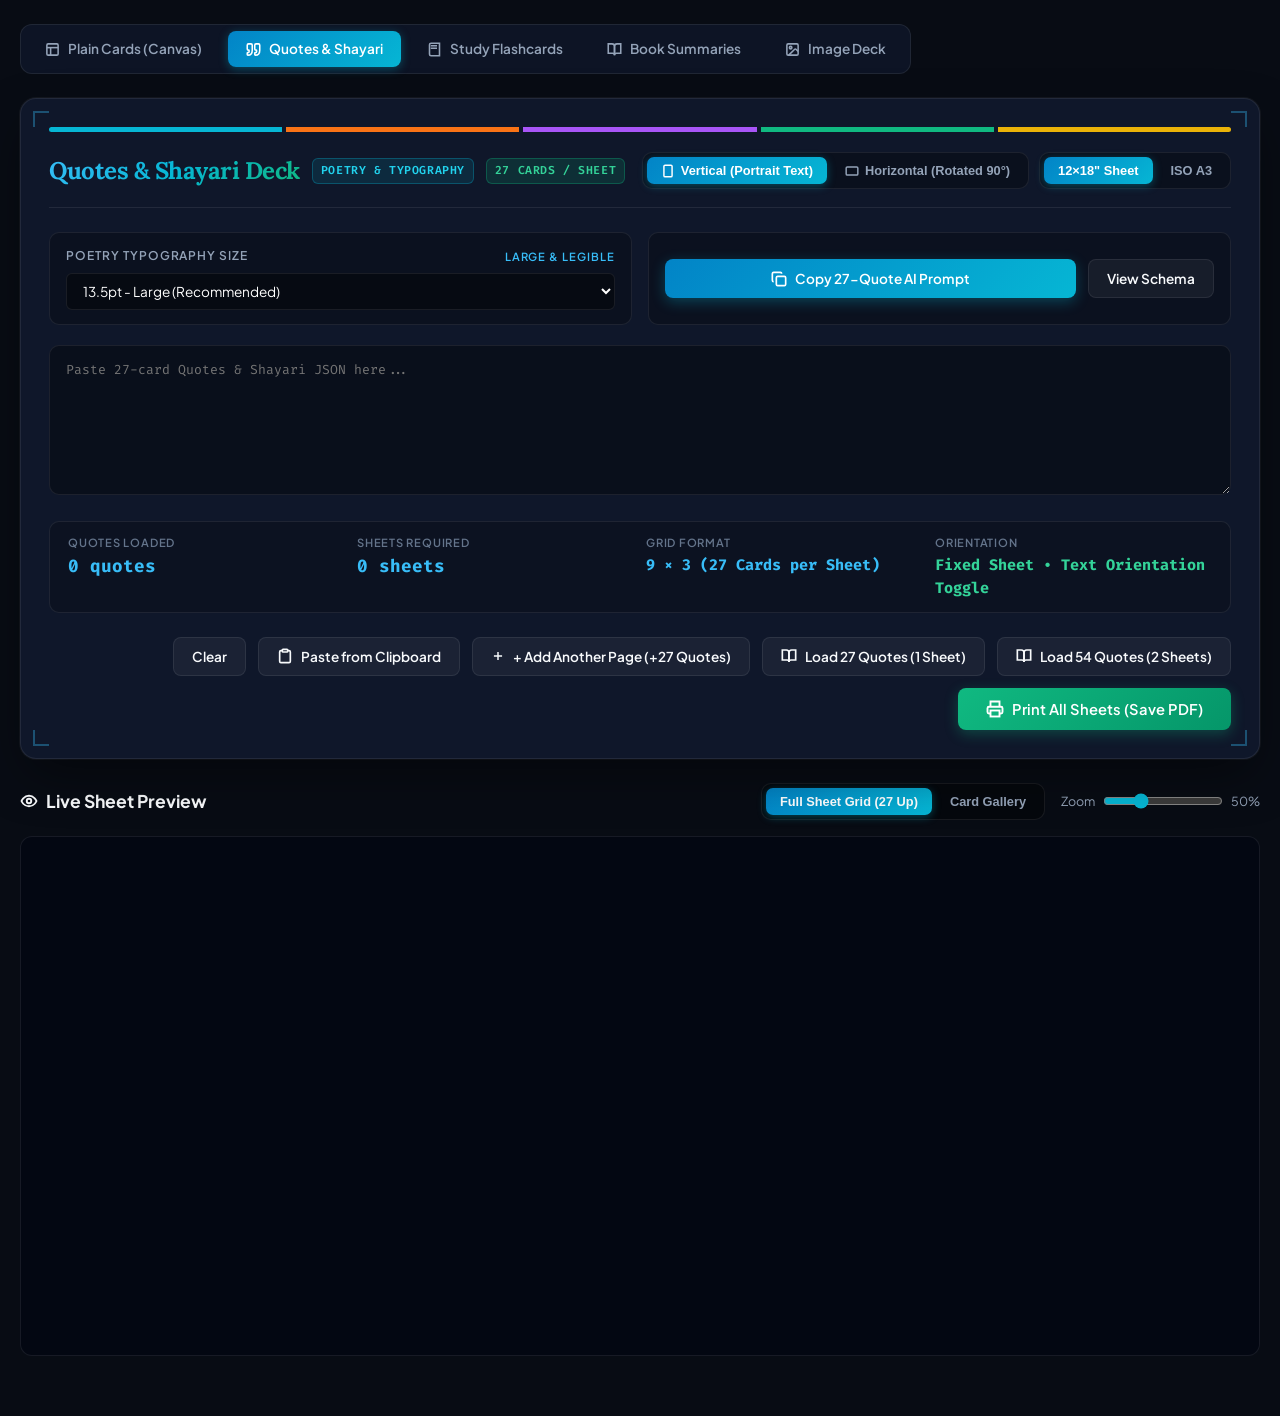
<file: 5cmx9.5cm/quote.html>
<!DOCTYPE html>
<html lang="en">
<head>
  <meta charset="UTF-8">
  <meta name="viewport" content="width=device-width, initial-scale=1.0">
  <title>Quotes &amp; Shayari Deck (5cm × 9.5cm • 27 Cards per Sheet)</title>
  
  <!-- Fonts -->
  <link rel="preconnect" href="https://fonts.googleapis.com">
  <link rel="preconnect" href="https://fonts.gstatic.com" crossorigin>
  <link href="https://fonts.googleapis.com/css2?family=Plus+Jakarta+Sans:wght@400;500;600;700;800&family=Lora:ital,wght@0,500;0,600;0,700;1,400;1,600&family=Fira+Code:wght@400;500;600;700&display=swap" rel="stylesheet">
  
  <!-- Stylesheets -->
  <link rel="stylesheet" href="common.css">
  <link rel="stylesheet" href="quote.css">
</head>
<body data-paper="12x18">

  <div class="editor-workspace">

    <!-- TOP NAVIGATION TABS -->
    <nav class="editor-nav">
      <a href="index.html" class="nav-tab">
        <svg width="15" height="15" viewBox="0 0 24 24" fill="none" stroke="currentColor" stroke-width="2.5"><rect width="18" height="18" x="3" y="3" rx="2"/><path d="M3 9h18"/><path d="M9 21V9"/></svg>
        <span>Plain Cards (Canvas)</span>
      </a>
      <a href="quote.html" class="nav-tab active">
        <svg width="15" height="15" viewBox="0 0 24 24" fill="none" stroke="currentColor" stroke-width="2.5"><path d="M3 21c3 0 7-1 7-8V5c0-1.25-.75-2-2-2H4c-1.25 0-2 .75-2 2v6c0 1.25.75 2 2 2 1 0 1 0 1 1v1c0 1-1 2-2 2s-1 .008-1 1.031V20c0 1 0 1 1 1z"/><path d="M15 21c3 0 7-1 7-8V5c0-1.25-.75-2-2-2h-4c-1.25 0-2 .75-2 2v6c0 1.25.75 2 2 2 1 0 1 0 1 1v1c0 1-1 2-2 2s-1 .008-1 1.031V20c0 1 0 1 1 1z"/></svg>
        <span>Quotes &amp; Shayari</span>
      </a>
      <a href="study.html" class="nav-tab">
        <svg width="15" height="15" viewBox="0 0 24 24" fill="none" stroke="currentColor" stroke-width="2.5"><path d="M4 19.5v-15A2.5 2.5 0 0 1 6.5 2H20v20H6.5a2.5 2.5 0 0 1-2.5-2.5Z"/><path d="M6 6h10"/><path d="M6 10h10"/></svg>
        <span>Study Flashcards</span>
      </a>
      <a href="book.html" class="nav-tab">
        <svg width="15" height="15" viewBox="0 0 24 24" fill="none" stroke="currentColor" stroke-width="2.5"><path d="M2 3h6a4 4 0 0 1 4 4v14a3 3 0 0 0-3-3H2z"/><path d="M22 3h-6a4 4 0 0 0-4 4v14a3 3 0 0 1 3-3h7z"/></svg>
        <span>Book Summaries</span>
      </a>
      <a href="image.html" class="nav-tab">
        <svg width="15" height="15" viewBox="0 0 24 24" fill="none" stroke="currentColor" stroke-width="2.5"><rect width="18" height="18" x="3" y="3" rx="2"/><circle cx="9" cy="9" r="2"/><path d="m21 15-3.086-3.086a2 2 0 0 0-2.828 0L6 21"/></svg>
        <span>Image Deck</span>
      </a>
    </nav>

    <!-- CONTROL PANEL -->
    <div class="premium-card">
      <div class="crop-mark top-left-crop"></div>
      <div class="crop-mark top-right-crop"></div>
      <div class="crop-mark bottom-left-crop"></div>
      <div class="crop-mark bottom-right-crop"></div>

      <div class="tuck-color-stripe">
        <span class="stripe-bar cyan-bar"></span>
        <span class="stripe-bar orange-bar"></span>
        <span class="stripe-bar purple-bar"></span>
        <span class="stripe-bar emerald-bar"></span>
        <span class="stripe-bar gold-bar"></span>
      </div>
      
      <!-- Header -->
      <div class="card-header-ui">
        <div class="brand">
          <h2>Quotes &amp; Shayari Deck</h2>
          <span class="brand-badge">Poetry &amp; Typography</span>
          <span class="brand-badge" style="background: rgba(16, 185, 129, 0.15); color: #34d399; border-color: rgba(16, 185, 129, 0.3);">27 Cards / Sheet</span>
        </div>
        
        <!-- Orientation & Paper Toggles -->
        <div style="display: flex; gap: 10px; flex-wrap: wrap;">
          <div class="toggle-pill" id="orientation-toggle">
            <button class="pill-btn active" data-orientation="vertical" title="Vertical Text: Normal portrait reading flow">
              <svg width="14" height="14" viewBox="0 0 24 24" fill="none" stroke="currentColor" stroke-width="2.5"><rect width="14" height="20" x="5" y="2" rx="2"/></svg>
              <span>Vertical (Portrait Text)</span>
            </button>
            <button class="pill-btn" data-orientation="horizontal" title="Horizontal Text: Rotated 90° inside card for wide horizontal reading">
              <svg width="14" height="14" viewBox="0 0 24 24" fill="none" stroke="currentColor" stroke-width="2.5"><rect width="20" height="14" x="2" y="5" rx="2"/></svg>
              <span>Horizontal (Rotated 90°)</span>
            </button>
          </div>

          <div class="toggle-pill" id="paper-toggle">
            <button class="pill-btn active" data-paper="12x18" title="12x18 inch Sheet (Digital Print standard with exact 3.6mm margins)">
              12×18" Sheet
            </button>
            <button class="pill-btn" data-paper="iso-a3" title="Standard ISO A3 (297x420mm)">
              ISO A3
            </button>
          </div>
        </div>
      </div>

      <!-- Controls & Customization -->
      <div class="card-body-ui">
        
        <div class="controls-grid">
          <!-- Font Size Selector -->
          <div class="control-card">
            <div class="control-label">
              <span>Poetry Typography Size</span>
              <span style="color: #38bdf8; font-size: 0.7rem;">Large &amp; Legible</span>
            </div>
            <div style="display: flex; gap: 8px; align-items: center;">
              <select id="font-size-select" class="prompt-topic-input" style="cursor: pointer;">
                <option value="11pt">11pt - Standard</option>
                <option value="12.5pt">12.5pt - Medium</option>
                <option value="13.5pt" selected>13.5pt - Large (Recommended)</option>
                <option value="15pt">15pt - Extra Large</option>
                <option value="17pt">17pt - Bold Couplet</option>
              </select>
            </div>
          </div>

          <!-- Prompt & Templates -->
          <div class="control-card" style="justify-content: center;">
            <div class="action-buttons">
              <button class="btn btn-gradient" id="copy-prompt-btn" style="flex: 1;">
                <svg width="16" height="16" viewBox="0 0 24 24" fill="none" stroke="currentColor" stroke-width="2.5"><rect width="14" height="14" x="8" y="8" rx="2" ry="2"/><path d="M4 16c-1.1 0-2-.9-2-2V4c0-1.1.9-2 2-2h10c1.1 0 2 .9 2 2"/></svg>
                <span>Copy 27-Quote AI Prompt</span>
              </button>
              <button class="btn btn-secondary" id="view-template-btn">
                <span>View Schema</span>
              </button>
            </div>
          </div>
        </div>

        <!-- JSON Textarea -->
        <div class="textarea-container">
          <textarea id="json-input" placeholder="Paste 27-card Quotes & Shayari JSON here..."></textarea>
          <div id="validation-status" class="validation-badge"></div>
        </div>

        <!-- Stats Bar -->
        <div class="stats-bar">
          <div class="stat-item">
            <div class="stat-lbl">Quotes Loaded</div>
            <div class="stat-val" id="stat-cards">0 quotes</div>
          </div>
          <div class="stat-item">
            <div class="stat-lbl">Sheets Required</div>
            <div class="stat-val" id="stat-sheets">0 sheets</div>
          </div>
          <div class="stat-item">
            <div class="stat-lbl">Grid Format</div>
            <div class="stat-val" id="stat-grid" style="font-size: 0.95rem;">9 × 3 (27 Cards per Sheet)</div>
          </div>
          <div class="stat-item">
            <div class="stat-lbl">Orientation</div>
            <div class="stat-val" style="color: #34d399; font-size: 0.95rem;">Fixed Sheet • Text Orientation Toggle</div>
          </div>
        </div>
        
        <!-- Action Buttons -->
        <div class="action-buttons" style="justify-content: flex-end; align-items: center; gap: 12px; margin-top: 4px;">
          <button class="btn btn-secondary" id="clear-btn">
            <span>Clear</span>
          </button>

          <button class="btn btn-secondary" id="paste-validate-btn">
            <svg width="16" height="16" viewBox="0 0 24 24" fill="none" stroke="currentColor" stroke-width="2.5"><path d="M16 4h2a2 2 0 0 1 2 2v14a2 2 0 0 1-2 2H6a2 2 0 0 1-2-2V6a2 2 0 0 1 2-2h2"/><rect width="8" height="4" x="8" y="2" rx="1" ry="1"/></svg>
            <span>Paste from Clipboard</span>
          </button>

          <button class="btn btn-secondary" id="add-sheet-btn">
            <svg width="14" height="14" viewBox="0 0 24 24" fill="none" stroke="currentColor" stroke-width="2.5"><path d="M12 5v14M5 12h14"/></svg>
            <span>+ Add Another Page (+27 Quotes)</span>
          </button>

          <button class="btn btn-secondary" id="load-shayari-btn">
            <svg width="16" height="16" viewBox="0 0 24 24" fill="none" stroke="currentColor" stroke-width="2.5"><path d="M2 3h6a4 4 0 0 1 4 4v14a3 3 0 0 0-3-3H2z"/><path d="M22 3h-6a4 4 0 0 0-4 4v14a3 3 0 0 1 3-3h7z"/></svg>
            <span>Load 27 Quotes (1 Sheet)</span>
          </button>

          <button class="btn btn-secondary" id="load-shayari-54-btn">
            <svg width="16" height="16" viewBox="0 0 24 24" fill="none" stroke="currentColor" stroke-width="2.5"><path d="M2 3h6a4 4 0 0 1 4 4v14a3 3 0 0 0-3-3H2z"/><path d="M22 3h-6a4 4 0 0 0-4 4v14a3 3 0 0 1 3-3h7z"/></svg>
            <span>Load 54 Quotes (2 Sheets)</span>
          </button>
          
          <button class="btn btn-primary" id="print-btn" style="padding: 12px 28px; font-size: 0.92rem;">
            <svg width="18" height="18" viewBox="0 0 24 24" fill="none" stroke="currentColor" stroke-width="2.5"><polyline points="6 9 6 2 18 2 18 9"/><path d="M6 18H4a2 2 0 0 1-2-2v-5a2 2 0 0 1 2-2h16a2 2 0 0 1 2 2v5a2 2 0 0 1-2 2h-2"/><rect width="12" height="8" x="6" y="14"/></svg>
            <span>Print All Sheets (Save PDF)</span>
          </button>
        </div>

      </div>
    </div>

    <!-- PREVIEW WORKSPACE -->
    <div class="preview-section">
      <div class="preview-header">
        <h3>
          <svg width="18" height="18" viewBox="0 0 24 24" fill="none" stroke="currentColor" stroke-width="2.5"><path d="M2 12s3-7 10-7 10 7 10 7-3 7-10 7-10-7-10-7Z"/><circle cx="12" cy="12" r="3"/></svg>
          <span>Live Sheet Preview</span>
        </h3>

        <div style="display: flex; align-items: center; gap: 16px; flex-wrap: wrap;">
          <div class="toggle-pill" id="preview-mode-toggle">
            <button class="pill-btn active" data-mode="sheet">Full Sheet Grid (27 Up)</button>
            <button class="pill-btn" data-mode="inspector">Card Gallery</button>
          </div>

          <div class="zoom-controls" id="zoom-controls">
            <span>Zoom</span>
            <input type="range" class="zoom-slider" id="zoom-slider" min="30" max="100" value="50">
            <span id="zoom-val">50%</span>
          </div>
        </div>
      </div>

      <div class="screen-preview-container">
        <div id="screen-preview-content" class="sheet-preview-wrapper" style="transform: scale(0.50);"></div>
      </div>
    </div>

  </div>

  <!-- MODAL FOR PROMPT TEMPLATE -->
  <div class="modal-overlay" id="template-modal">
    <div class="modal-content">
      <div class="modal-header">
        <h3>27 Quotes &amp; Shayari Prompt Template</h3>
        <button class="modal-close-btn" id="modal-close-btn">&times;</button>
      </div>
      <div class="modal-body">
        <p style="margin-bottom: 12px;">Copy this prompt to generate 27 poetry / quote cards in exact JSON format:</p>
        <div class="prompt-code-block" id="modal-prompt-text"></div>
      </div>
      <div class="modal-footer">
        <button class="btn btn-gradient" id="modal-copy-prompt-btn">Copy Full Prompt</button>
      </div>
    </div>
  </div>

  <!-- MODAL FOR CARD EDITING (TEXT & FONT SIZE) -->
  <div class="modal-overlay" id="card-edit-modal">
    <div class="modal-content" style="max-width: 580px;">
      <div class="modal-header">
        <div style="display: flex; align-items: center; gap: 10px;">
          <span class="brand-badge" id="edit-card-badge" style="background: rgba(56, 189, 248, 0.15); color: #38bdf8; border-color: rgba(56, 189, 248, 0.3);">Card #1</span>
          <h3 style="margin: 0; font-size: 1.05rem;">Edit Card Content &amp; Font Size</h3>
        </div>
        <button class="modal-close-btn" id="card-edit-close-btn">&times;</button>
      </div>
      <div class="modal-body" style="padding: 20px;">
        <form class="card-edit-form" id="card-edit-form" onsubmit="return false;">
          <div class="card-edit-row">
            <label class="card-edit-label">
              <span>Card Font Size</span>
              <span id="current-fs-hint">Current: 13.5pt</span>
            </label>
            <select id="card-edit-fs" class="card-edit-select">
              <option value="">Default (Sheet Font Size)</option>
              <option value="10pt">10pt - Small</option>
              <option value="11pt">11pt - Standard</option>
              <option value="12.5pt">12.5pt - Medium</option>
              <option value="13.5pt">13.5pt - Large (Default)</option>
              <option value="15pt">15pt - Extra Large</option>
              <option value="17pt">17pt - Bold Couplet</option>
              <option value="19pt">19pt - Headline</option>
            </select>
          </div>

          <div class="card-edit-row">
            <label class="card-edit-label">Quote / Shayari Text</label>
            <textarea id="card-edit-text" class="card-edit-textarea" rows="4" placeholder="Enter poetry or quote text..."></textarea>
          </div>

          <div class="card-edit-row">
            <label class="card-edit-label">Author Name</label>
            <input type="text" id="card-edit-author" class="card-edit-input" placeholder="e.g. Mirza Ghalib, Rumi, Marcus Aurelius">
          </div>

          <div class="card-edit-row">
            <label class="card-edit-label">English Meaning / Source (Optional)</label>
            <input type="text" id="card-edit-meaning" class="card-edit-input" placeholder="Optional meaning or context">
          </div>
        </form>
      </div>
      <div class="modal-footer">
        <button class="btn btn-secondary" id="card-edit-cancel-btn">Cancel</button>
        <button class="btn btn-primary" id="card-edit-save-btn">Apply &amp; Save</button>
      </div>
    </div>
  </div>

  <!-- HIDDEN PRINT AREA (RENDERED FOR PRINT / PDF) -->
  <div id="print-area"></div>

  <!-- Scripts -->
  <script src="sample_data.js"></script>
  <script src="quote.js"></script>
</body>
</html>
</file>
<file: 5cmx9.5cm/common.css>
/* ==========================================================================
   Common Layout & Print Engine for 5cm x 9.5cm Cards (27 Cards per A3 / 12x18)
   ========================================================================== */

:root {
  --bg-primary: #080c14;
  --bg-secondary: #0f172a;
  --bg-card-panel: #131d33;
  --bg-glass: rgba(15, 23, 42, 0.75);
  --border-glass: rgba(255, 255, 255, 0.08);
  --border-focus: #38bdf8;
  --text-main: #f8fafc;
  --text-muted: #94a3b8;
  --text-dim: #64748b;

  --font-display: 'Lora', Georgia, serif;
  --font-body: 'Plus Jakarta Sans', -apple-system, BlinkMacSystemFont, "Segoe UI", Roboto, sans-serif;
  --font-mono: 'Fira Code', 'Courier New', Courier, monospace;
  --font-card: 'Plus Jakarta Sans', -apple-system, BlinkMacSystemFont, sans-serif;

  /* Themes */
  --cyan-primary: #06b6d4;
  --cyan-rgb: 6, 182, 212;
  --orange-primary: #f97316;
  --orange-rgb: 249, 115, 22;
  --purple-primary: #a855f7;
  --purple-rgb: 168, 85, 247;
  --emerald-primary: #10b981;
  --emerald-rgb: 16, 185, 129;
  --gold-primary: #eab308;
  --gold-rgb: 234, 179, 8;
  --rose-primary: #f43f5e;
  --rose-rgb: 244, 63, 94;
  --blue-primary: #3b82f6;
  --blue-rgb: 59, 130, 246;

  /* 12x18 Standard: Fixed 18x12 Landscape Sheet (9 cols x 3 rows of 50mm x 95mm cards) */
  --card-w: 50.0mm;
  --card-h: 95.0mm;
  --grid-cols: 9;
  --grid-rows: 3;
  --sheet-w: 457.2mm; /* 18 inches */
  --sheet-h: 304.8mm; /* 12 inches */
}

/* ISO A3 Overrides */
body[data-paper="iso-a3"] {
  --card-w: 45.66mm;
  --card-h: 86.75mm;
  --grid-cols: 9;
  --grid-rows: 3;
  --sheet-w: 420.0mm;
  --sheet-h: 297.0mm;
}

/* Resets */
*, *::before, *::after {
  margin: 0;
  padding: 0;
  box-sizing: border-box;
}

html, body {
  min-height: 100vh;
  font-family: var(--font-body);
  background-color: var(--bg-primary);
  color: var(--text-main);
  overflow-x: hidden;
  line-height: 1.5;
}

/* Workspace */
.editor-workspace {
  max-width: 1320px;
  margin: 0 auto;
  padding: 24px 20px 60px;
  display: flex;
  flex-direction: column;
  gap: 24px;
}

/* Top Navigation Tabs */
.editor-nav {
  display: flex;
  gap: 8px;
  background: rgba(15, 23, 42, 0.8);
  border: 1px solid var(--border-glass);
  padding: 6px;
  border-radius: 12px;
  width: fit-content;
}

.nav-tab {
  display: inline-flex;
  align-items: center;
  gap: 8px;
  padding: 8px 18px;
  border-radius: 8px;
  color: var(--text-muted);
  text-decoration: none;
  font-size: 0.85rem;
  font-weight: 600;
  transition: all 0.2s ease;
}

.nav-tab:hover {
  background: rgba(255, 255, 255, 0.06);
  color: #fff;
}

.nav-tab.active {
  background: linear-gradient(135deg, #0284c7, #06b6d4);
  color: #fff;
  box-shadow: 0 2px 10px rgba(6, 182, 212, 0.35);
}

.premium-card {
  position: relative;
  background: var(--bg-secondary);
  border: 1px solid var(--border-glass);
  border-radius: 16px;
  padding: 28px;
  box-shadow: 0 20px 50px -10px rgba(0, 0, 0, 0.5), 0 0 0 1px rgba(255, 255, 255, 0.05);
  backdrop-filter: blur(12px);
  overflow: hidden;
}

/* Corner Crop Marks */
.crop-mark {
  position: absolute;
  width: 16px;
  height: 16px;
  pointer-events: none;
  opacity: 0.35;
}
.top-left-crop { top: 12px; left: 12px; border-top: 2px solid #38bdf8; border-left: 2px solid #38bdf8; }
.top-right-crop { top: 12px; right: 12px; border-top: 2px solid #38bdf8; border-right: 2px solid #38bdf8; }
.bottom-left-crop { bottom: 12px; left: 12px; border-bottom: 2px solid #38bdf8; border-left: 2px solid #38bdf8; }
.bottom-right-crop { bottom: 12px; right: 12px; border-bottom: 2px solid #38bdf8; border-right: 2px solid #38bdf8; }

/* Stripe Accent */
.tuck-color-stripe {
  display: flex;
  gap: 4px;
  margin-bottom: 20px;
  width: 100%;
  height: 5px;
  border-radius: 9999px;
  overflow: hidden;
}
.stripe-bar { flex: 1; height: 100%; }
.cyan-bar { background: var(--cyan-primary); }
.orange-bar { background: var(--orange-primary); }
.purple-bar { background: var(--purple-primary); }
.emerald-bar { background: var(--emerald-primary); }
.gold-bar { background: var(--gold-primary); }

/* Header UI */
.card-header-ui {
  display: flex;
  justify-content: space-between;
  align-items: center;
  flex-wrap: wrap;
  gap: 16px;
  margin-bottom: 24px;
  border-bottom: 1px solid var(--border-glass);
  padding-bottom: 18px;
}

.brand {
  display: flex;
  align-items: center;
  gap: 12px;
  flex-wrap: wrap;
}

.brand h2 {
  font-family: var(--font-display);
  font-size: 1.5rem;
  font-weight: 700;
  letter-spacing: -0.02em;
  background: linear-gradient(135deg, #38bdf8, #06b6d4, #10b981);
  -webkit-background-clip: text;
  -webkit-text-fill-color: transparent;
}

.brand-badge {
  background: rgba(6, 182, 212, 0.12);
  color: #22d3ee;
  border: 1px solid rgba(6, 182, 212, 0.3);
  font-size: 0.72rem;
  padding: 3px 8px;
  border-radius: 6px;
  font-weight: 600;
  font-family: var(--font-mono);
  letter-spacing: 0.05em;
  text-transform: uppercase;
}

/* Toggle Pills */
.toggle-pill {
  display: flex;
  background: rgba(0, 0, 0, 0.3);
  padding: 4px;
  border-radius: 10px;
  border: 1px solid var(--border-glass);
  gap: 4px;
}

.pill-btn {
  background: transparent;
  color: var(--text-muted);
  border: none;
  padding: 6px 14px;
  border-radius: 7px;
  font-size: 0.8rem;
  font-weight: 600;
  cursor: pointer;
  display: inline-flex;
  align-items: center;
  gap: 6px;
  transition: all 0.2s ease;
  text-decoration: none;
}

.pill-btn:hover {
  background: var(--border-glass);
  color: #fff;
}

.pill-btn.active {
  background: linear-gradient(135deg, #0284c7, #06b6d4);
  color: #ffffff;
  box-shadow: 0 2px 8px rgba(6, 182, 212, 0.35);
}

/* Card Body UI */
.card-body-ui {
  display: flex;
  flex-direction: column;
  gap: 20px;
}

.controls-grid {
  display: grid;
  grid-template-columns: repeat(auto-fit, minmax(280px, 1fr));
  gap: 16px;
}

.control-card {
  background: rgba(0, 0, 0, 0.25);
  border: 1px solid var(--border-glass);
  border-radius: 10px;
  padding: 14px 16px;
  display: flex;
  flex-direction: column;
  gap: 8px;
}

.control-label {
  font-size: 0.75rem;
  font-weight: 600;
  text-transform: uppercase;
  letter-spacing: 0.08em;
  color: var(--text-muted);
  display: flex;
  justify-content: space-between;
  align-items: center;
}

.prompt-topic-input {
  width: 100%;
  background: rgba(0, 0, 0, 0.4);
  border: 1px solid var(--border-glass);
  border-radius: 6px;
  padding: 8px 12px;
  color: #fff;
  font-size: 0.85rem;
  font-family: var(--font-body);
  outline: none;
  transition: border-color 0.2s;
}

.prompt-topic-input:focus {
  border-color: #38bdf8;
}

/* Buttons */
.btn {
  border: none;
  border-radius: 8px;
  padding: 10px 18px;
  font-size: 0.85rem;
  font-weight: 600;
  font-family: var(--font-body);
  cursor: pointer;
  display: inline-flex;
  align-items: center;
  justify-content: center;
  gap: 8px;
  transition: all 0.2s cubic-bezier(0.4, 0, 0.2, 1);
  text-decoration: none;
}

.btn:active {
  transform: scale(0.98);
}

.btn-gradient {
  background: linear-gradient(135deg, #0284c7, #06b6d4);
  color: #ffffff;
  box-shadow: 0 4px 14px rgba(6, 182, 212, 0.3);
}

.btn-gradient:hover {
  filter: brightness(1.1);
  box-shadow: 0 6px 20px rgba(6, 182, 212, 0.45);
}

.btn-primary {
  background: linear-gradient(135deg, #10b981, #059669);
  color: #ffffff;
  box-shadow: 0 4px 14px rgba(16, 185, 129, 0.3);
}

.btn-primary:hover {
  filter: brightness(1.1);
  box-shadow: 0 6px 20px rgba(16, 185, 129, 0.45);
}

.btn-secondary {
  background: rgba(255, 255, 255, 0.05);
  border: 1px solid var(--border-glass);
  color: var(--text-main);
}

.btn-secondary:hover {
  background: rgba(255, 255, 255, 0.1);
  border-color: rgba(255, 255, 255, 0.2);
}

.action-buttons {
  display: flex;
  flex-wrap: wrap;
  gap: 12px;
}

/* Textarea & Status */
.textarea-container {
  position: relative;
}

#json-input {
  width: 100%;
  min-height: 150px;
  background: rgba(0, 0, 0, 0.35);
  border: 1px solid var(--border-glass);
  border-radius: 10px;
  padding: 14px 16px;
  color: #e2e8f0;
  font-family: var(--font-mono);
  font-size: 0.82rem;
  line-height: 1.5;
  outline: none;
  resize: vertical;
  transition: border-color 0.2s;
}

#json-input:focus {
  border-color: #38bdf8;
  box-shadow: 0 0 0 1px #38bdf8;
}

.validation-badge {
  display: none;
  align-items: center;
  gap: 6px;
  padding: 6px 12px;
  border-radius: 6px;
  font-size: 0.78rem;
  font-weight: 600;
  font-family: var(--font-mono);
  margin-top: 8px;
}

.validation-badge.success {
  display: inline-flex;
  background: rgba(16, 185, 129, 0.15);
  border: 1px solid rgba(16, 185, 129, 0.3);
  color: #34d399;
}

.validation-badge.error {
  display: inline-flex;
  background: rgba(239, 68, 68, 0.15);
  border: 1px solid rgba(239, 68, 68, 0.3);
  color: #f87171;
}

/* Stats Row */
.stats-bar {
  display: grid;
  grid-template-columns: repeat(auto-fit, minmax(180px, 1fr));
  gap: 12px;
  background: rgba(0, 0, 0, 0.2);
  border: 1px solid var(--border-glass);
  border-radius: 10px;
  padding: 12px 18px;
}

.stat-item {
  display: flex;
  flex-direction: column;
  gap: 3px;
}

.stat-lbl {
  font-size: 0.7rem;
  font-weight: 600;
  text-transform: uppercase;
  letter-spacing: 0.07em;
  color: var(--text-dim);
}

.stat-val {
  font-size: 1.1rem;
  font-weight: 700;
  color: #38bdf8;
  font-family: var(--font-mono);
}

/* Modal */
.modal-overlay {
  position: fixed;
  inset: 0;
  background: rgba(0, 0, 0, 0.75);
  backdrop-filter: blur(8px);
  display: none;
  justify-content: center;
  align-items: center;
  z-index: 1000;
  padding: 20px;
}

.modal-overlay.open {
  display: flex;
}

.modal-content {
  background: var(--bg-secondary);
  border: 1px solid var(--border-glass);
  border-radius: 16px;
  max-width: 720px;
  width: 100%;
  max-height: 85vh;
  display: flex;
  flex-direction: column;
  overflow: hidden;
  box-shadow: 0 25px 60px rgba(0, 0, 0, 0.6);
}

.modal-header {
  display: flex;
  justify-content: space-between;
  align-items: center;
  padding: 18px 24px;
  border-bottom: 1px solid var(--border-glass);
}

.modal-header h3 {
  font-size: 1.1rem;
  color: #fff;
}

.modal-close-btn {
  background: transparent;
  border: none;
  color: var(--text-muted);
  cursor: pointer;
  font-size: 1.2rem;
  line-height: 1;
}

.modal-body {
  padding: 20px 24px;
  overflow-y: auto;
  font-size: 0.85rem;
  color: var(--text-muted);
}

.prompt-code-block {
  background: rgba(0, 0, 0, 0.45);
  border: 1px solid var(--border-glass);
  border-radius: 8px;
  padding: 16px;
  font-family: var(--font-mono);
  font-size: 0.78rem;
  color: #38bdf8;
  white-space: pre-wrap;
  word-break: break-word;
  max-height: 380px;
  overflow-y: auto;
  line-height: 1.45;
}

.modal-footer {
  padding: 14px 24px;
  border-top: 1px solid var(--border-glass);
  display: flex;
  justify-content: flex-end;
  gap: 10px;
}

/* Card Edit Modal Controls */
.card-edit-form {
  display: flex;
  flex-direction: column;
  gap: 14px;
}

.card-edit-row {
  display: flex;
  flex-direction: column;
  gap: 6px;
}

.card-edit-label {
  font-size: 0.76rem;
  font-weight: 600;
  color: var(--text-muted);
  display: flex;
  justify-content: space-between;
  align-items: center;
}

.card-edit-label span:last-child {
  font-size: 0.7rem;
  color: #38bdf8;
}

.card-edit-input,
.card-edit-textarea,
.card-edit-select {
  width: 100%;
  background: #090d16;
  border: 1px solid rgba(255, 255, 255, 0.14);
  border-radius: 8px;
  padding: 8px 12px;
  color: #f8fafc;
  font-family: var(--font-body);
  font-size: 0.85rem;
  box-sizing: border-box;
  transition: border-color 0.15s ease;
}

.card-edit-input:focus,
.card-edit-textarea:focus,
.card-edit-select:focus {
  outline: none;
  border-color: #38bdf8;
  box-shadow: 0 0 0 2px rgba(56, 189, 248, 0.2);
}

.card-edit-textarea {
  resize: vertical;
  line-height: 1.45;
}

/* Card Edit Button above / at top of card */
.card-edit-btn {
  position: absolute;
  top: 3px;
  right: 4px;
  height: 20px;
  padding: 0 6px;
  border-radius: 10px;
  background: rgba(15, 23, 42, 0.9);
  border: 1.2px solid #38bdf8;
  color: #38bdf8;
  font-family: var(--font-body);
  font-size: 6pt;
  font-weight: 700;
  display: flex;
  align-items: center;
  gap: 3px;
  cursor: pointer;
  z-index: 50;
  box-shadow: 0 2px 6px rgba(0, 0, 0, 0.4);
  transition: all 0.15s cubic-bezier(0.16, 1, 0.3, 1);
  opacity: 0.85;
}

.print-card-wrapper:hover .card-edit-btn,
.card-edit-btn:hover {
  opacity: 1;
  background: #0284c7;
  color: #ffffff;
  border-color: #ffffff;
  transform: scale(1.1);
  box-shadow: 0 3px 10px rgba(2, 132, 199, 0.6);
}

.card-edit-btn svg {
  pointer-events: none;
}

/* Preview Section */
.preview-section {
  display: flex;
  flex-direction: column;
  gap: 16px;
}

.preview-header {
  display: flex;
  justify-content: space-between;
  align-items: center;
  flex-wrap: wrap;
  gap: 12px;
}

.preview-header h3 {
  font-size: 1.1rem;
  font-weight: 700;
  display: flex;
  align-items: center;
  gap: 8px;
}

.zoom-controls {
  display: flex;
  align-items: center;
  gap: 8px;
  font-size: 0.78rem;
  color: var(--text-muted);
}

.zoom-slider {
  width: 120px;
  accent-color: #06b6d4;
  cursor: pointer;
}

.screen-preview-container {
  background: #030712;
  border: 1px solid var(--border-glass);
  border-radius: 12px;
  padding: 24px;
  overflow: auto;
  display: flex;
  justify-content: center;
  align-items: flex-start;
  min-height: 520px;
}

.sheet-preview-wrapper {
  transform-origin: top center;
  transition: transform 0.15s ease-out;
  display: flex;
  flex-direction: column;
  gap: 32px;
}

.inspector-carousel {
  display: flex;
  flex-wrap: wrap;
  gap: 20px;
  justify-content: center;
  padding: 20px 0;
  max-width: 1200px;
}

/* ==========================================================================
   27-Card Physical Grid & Cut Lines (5cm x 9.5cm)
   ========================================================================== */

.print-card-wrapper {
  box-sizing: border-box !important;
  width: var(--card-w) !important;
  height: var(--card-h) !important;
  overflow: hidden !important;
  background-color: #ffffff !important;
  border-right: 0.5px solid #94a3b8 !important; /* Cutting line */
  border-bottom: 0.5px solid #94a3b8 !important; /* Cutting line */
  position: relative !important;
  border-radius: 0 !important;
}

/* Print Page Container (18x12 Landscape) */
#print-area {
  display: flex;
  flex-direction: column;
  align-items: center;
}

.print-page {
  box-sizing: border-box !important;
  width: var(--sheet-w) !important;
  height: var(--sheet-h) !important;
  background-color: #ffffff !important;
  display: flex !important;
  flex-direction: column !important;
  justify-content: space-between !important;
  align-items: center !important;
  padding: 3.5mm 3.6mm !important;
  page-break-after: always !important;
  break-after: page !important;
  page-break-inside: avoid !important;
  position: relative !important;
  box-shadow: 0 10px 30px rgba(0, 0, 0, 0.25);
  margin-bottom: 24px;
}

.print-page:last-child {
  page-break-after: avoid !important;
  break-after: avoid !important;
}

.print-page-header {
  width: 100% !important;
  display: flex !important;
  justify-content: space-between !important;
  align-items: center !important;
  font-family: var(--font-mono) !important;
  font-size: 0.48rem !important;
  font-weight: 700 !important;
  color: #475569 !important;
  letter-spacing: 0.12em !important;
  text-transform: uppercase !important;
  border-bottom: 1px solid #e2e8f0 !important;
  padding-bottom: 1.0mm !important;
  box-sizing: border-box !important;
}

.print-page-footer {
  width: 100% !important;
  display: flex !important;
  justify-content: space-between !important;
  align-items: center !important;
  font-family: var(--font-mono) !important;
  font-size: 0.44rem !important;
  font-weight: 600 !important;
  color: #64748b !important;
  letter-spacing: 0.12em !important;
  text-transform: uppercase !important;
  border-top: 1px solid #e2e8f0 !important;
  padding-top: 1.0mm !important;
  box-sizing: border-box !important;
}

.print-grid {
  display: grid !important;
  box-sizing: border-box !important;
  grid-template-columns: repeat(var(--grid-cols), var(--card-w)) !important;
  grid-template-rows: repeat(var(--grid-rows), var(--card-h)) !important;
  gap: 0 !important;
  border-top: 0.5px solid #94a3b8 !important;
  border-left: 0.5px solid #94a3b8 !important;
  margin: auto !important;
}

/* ==========================================================================
   Print Media Rules (@media print)
   ========================================================================== */

@media print {
  @page {
    size: 18in 12in landscape;
    margin: 0 !important;
  }

  .editor-workspace, .editor-nav, .modal-overlay, .screen-preview-container, .zoom-controls, .preview-section, .card-edit-btn {
    display: none !important;
  }

  html, body {
    display: block !important;
    position: static !important;
    background-color: #ffffff !important;
    background-image: none !important;
    color: #000000 !important;
    width: 100% !important;
    height: auto !important;
    min-height: 0 !important;
    overflow: visible !important;
    padding: 0 !important;
    margin: 0 !important;
  }

  #print-area {
    display: block !important;
    background-color: #ffffff !important;
    padding: 0 !important;
    margin: 0 !important;
    width: 100% !important;
  }

  .print-page {
    box-shadow: none !important;
    margin: 0 !important;
    margin-bottom: 0 !important;
    max-height: calc(var(--sheet-h) - 0.2mm) !important;
    height: calc(var(--sheet-h) - 0.2mm) !important;
    overflow: hidden !important;
    page-break-after: always !important;
    break-after: page !important;
    page-break-inside: avoid !important;
    break-inside: avoid !important;
  }

  .print-page:last-child {
    page-break-after: auto !important;
    break-after: auto !important;
  }

  * {
    -webkit-print-color-adjust: exact !important;
    print-color-adjust: exact !important;
  }
}
</file>
<file: 5cmx9.5cm/plain.css>
/* ==========================================================================
   Plain / Blank Card Canvas Styling (5cm x 9.5cm • 27 Cards per Sheet)
   ========================================================================== */

:root {
  --plain-font-size: 11pt;
  --plain-font-family: 'Plus Jakarta Sans', -apple-system, BlinkMacSystemFont, sans-serif;
  --plain-text-align: center;
  --plain-justify: center;
  --plain-padding: 4.5mm;
  --plain-color: #0f172a;
}

/* Vertical (Portrait Content) */
.plain-card-slot {
  width: 100% !important;
  height: 100% !important;
  padding: var(--plain-padding) !important;
  box-sizing: border-box !important;
  background-color: #ffffff !important;
  display: flex !important;
  flex-direction: column !important;
  justify-content: var(--plain-justify) !important;
  align-items: stretch !important;
  text-align: var(--plain-text-align) !important;
  overflow: hidden !important;
  position: relative !important;
}

.plain-card-slot.vertical {
  display: flex !important;
  flex-direction: column !important;
  justify-content: var(--plain-justify) !important;
  align-items: stretch !important;
  padding: var(--plain-padding) !important;
}

/* Horizontal (Rotated 90° Content inside 50mm x 95mm card) */
.plain-card-slot.horizontal {
  padding: 0 !important;
  position: relative !important;
  overflow: hidden !important;
  background-color: #ffffff !important;
  display: block !important;
}

.plain-card-slot.horizontal .plain-rotate-inner {
  width: 95mm !important;
  height: 50mm !important;
  position: absolute !important;
  top: 50% !important;
  left: 50% !important;
  transform: translate(-50%, -50%) rotate(90deg) !important;
  transform-origin: center center !important;
  padding: var(--plain-padding) !important;
  box-sizing: border-box !important;
  display: flex !important;
  flex-direction: column !important;
  justify-content: var(--plain-justify) !important;
  align-items: stretch !important;
  text-align: var(--plain-text-align) !important;
  background-color: #ffffff !important;
}

.plain-card-body {
  width: 100%;
  max-height: 100%;
  overflow: hidden;
  display: flex;
  flex-direction: column;
  justify-content: var(--plain-justify);
}

.plain-text {
  font-family: var(--plain-font-family);
  font-size: var(--card-custom-fs, var(--plain-font-size));
  line-height: 1.4;
  color: var(--plain-color);
  white-space: pre-wrap;
  word-break: break-word;
}

.plain-img-container {
  width: 100%;
  height: 100%;
  display: flex;
  justify-content: center;
  align-items: center;
  overflow: hidden;
}

.plain-img {
  max-width: 100%;
  max-height: 100%;
  object-fit: contain;
  display: block;
}

.plain-html {
  font-family: var(--plain-font-family);
  font-size: var(--card-custom-fs, var(--plain-font-size));
  color: var(--plain-color);
  line-height: 1.4;
  word-break: break-word;
}

/* Print Overrides */
@media print {
  .plain-card-slot, .plain-rotate-inner {
    background-color: #ffffff !important;
    -webkit-print-color-adjust: exact !important;
    print-color-adjust: exact !important;
  }
}
</file>
<file: 5cmx9.5cm/book.css>
/* ==========================================================================
   Book Summary & Self-Help Deck Styling (5cm x 9.5cm • 27 Cards per Sheet)
   Specially crafted for 48 Laws of Power, Atomic Habits, and Book Summaries.
   Features colored borders, core points, explanations, and key takeaways.
   ========================================================================== */

:root {
  --book-font: 'Plus Jakarta Sans', -apple-system, BlinkMacSystemFont, sans-serif;
  --book-font-mono: 'Fira Code', monospace;
  --book-accent: #06b6d4;
  --book-rgb: 6, 182, 212;
  --book-base-fs: 9.5pt;
}

/* Card Slot inside .print-card-wrapper (50mm x 95mm) */
.book-card-slot {
  --card-effective-fs: var(--card-custom-fs, var(--book-base-fs, 9.5pt));
  width: 100% !important;
  height: 100% !important;
  background-color: #ffffff !important;
  box-sizing: border-box !important;
  position: relative !important;
  overflow: hidden !important;
}

/* --------------------------------------------------------------------------
   Vertical Layout (Portrait Content with Colored Border)
   -------------------------------------------------------------------------- */
.book-card-slot.vertical {
  margin: 1.2mm auto !important;
  width: calc(100% - 2.4mm) !important;
  height: calc(100% - 2.4mm) !important;
  border: 1.4px solid var(--book-accent) !important;
  border-radius: 4px !important;
  display: flex !important;
  flex-direction: column !important;
  justify-content: space-between !important;
  padding: 3mm 3.5mm 2.8mm !important;
  box-sizing: border-box !important;
}

.book-header-row {
  display: flex;
  justify-content: space-between;
  align-items: center;
  margin-bottom: 2mm;
}

/* Subtle Neutral YAADCARD Brand Tag */
.book-brand {
  font-family: var(--book-font);
  font-size: 4.8pt;
  font-weight: 700;
  letter-spacing: 0.18em;
  text-transform: uppercase;
  color: #94a3b8;
  opacity: 0.65;
  user-select: none;
}

.book-law-badge {
  font-family: var(--book-font-mono);
  font-size: 5.5pt;
  font-weight: 700;
  letter-spacing: 0.1em;
  text-transform: uppercase;
  color: var(--book-accent);
  background: rgba(var(--book-rgb), 0.1);
  padding: 1px 5px;
  border-radius: 3px;
}

.book-title {
  font-family: var(--book-font);
  font-size: calc(var(--card-effective-fs) * 0.94);
  font-weight: 800;
  line-height: 1.25;
  color: #0f172a;
  margin-bottom: 2mm;
  letter-spacing: -0.01em;
}

.book-explanation {
  font-family: var(--book-font);
  font-size: calc(var(--card-effective-fs) * 0.76);
  line-height: 1.45;
  color: #334155;
  margin-bottom: 2mm;
}

.book-takeaway-box {
  background: rgba(var(--book-rgb), 0.08);
  border-left: 2.2px solid var(--book-accent);
  border-radius: 0 4px 4px 0;
  padding: 2mm 2.5mm;
  margin-top: auto;
}

.book-takeaway-lbl {
  font-size: 5pt;
  font-weight: 800;
  letter-spacing: 0.1em;
  text-transform: uppercase;
  color: var(--book-accent);
  margin-bottom: 0.6mm;
}

.book-takeaway-text {
  font-family: var(--book-font);
  font-size: calc(var(--card-effective-fs) * 0.72);
  font-weight: 600;
  line-height: 1.35;
  color: #0f172a;
}

/* --------------------------------------------------------------------------
   Horizontal Layout (Rotated 90° Content with Colored Border)
   -------------------------------------------------------------------------- */
.book-card-slot.horizontal {
  padding: 0 !important;
  display: block !important;
}

.book-card-slot.horizontal .book-rotate-inner {
  width: calc(95mm - 2.4mm) !important;
  height: calc(50mm - 2.4mm) !important;
  position: absolute !important;
  top: 50% !important;
  left: 50% !important;
  transform: translate(-50%, -50%) rotate(90deg) !important;
  transform-origin: center center !important;
  border: 1.4px solid var(--book-accent) !important;
  border-radius: 4px !important;
  padding: 2.5mm 4mm !important;
  box-sizing: border-box !important;
  display: flex !important;
  flex-direction: column !important;
  justify-content: space-between !important;
  background-color: #ffffff !important;
}

.book-horizontal-grid {
  display: grid;
  grid-template-columns: 1.2fr 0.8fr;
  gap: 3.5mm;
  flex: 1;
  align-items: start;
  overflow: hidden;
}

.book-card-slot.horizontal .book-title {
  font-size: calc(var(--card-effective-fs) * 0.90);
  margin-bottom: 1mm;
}

.book-card-slot.horizontal .book-explanation {
  font-size: calc(var(--card-effective-fs) * 0.72);
  line-height: 1.35;
  margin-bottom: 0;
}

.book-card-slot.horizontal .book-takeaway-box {
  padding: 1.5mm 2mm;
}

.book-card-slot.horizontal .book-takeaway-lbl {
  font-size: 4.8pt;
}

.book-card-slot.horizontal .book-takeaway-text {
  font-size: calc(var(--card-effective-fs) * 0.65);
}

/* --------------------------------------------------------------------------
   12 Rich Theme Color Palettes
   -------------------------------------------------------------------------- */
.theme-cyan { --book-accent: #06b6d4; --book-rgb: 6, 182, 212; }
.theme-orange { --book-accent: #f97316; --book-rgb: 249, 115, 22; }
.theme-purple { --book-accent: #a855f7; --book-rgb: 168, 85, 247; }
.theme-emerald { --book-accent: #10b981; --book-rgb: 16, 185, 129; }
.theme-gold { --book-accent: #eab308; --book-rgb: 234, 179, 8; }
.theme-rose { --book-accent: #f43f5e; --book-rgb: 244, 63, 94; }
.theme-blue { --book-accent: #3b82f6; --book-rgb: 59, 130, 246; }
.theme-teal { --book-accent: #14b8a6; --book-rgb: 20, 184, 166; }
.theme-coral { --book-accent: #fb7185; --book-rgb: 251, 113, 133; }
.theme-violet { --book-accent: #8b5cf6; --book-rgb: 139, 92, 246; }
.theme-indigo { --book-accent: #6366f1; --book-rgb: 99, 102, 241; }
.theme-amber { --book-accent: #f59e0b; --book-rgb: 245, 158, 11; }

/* Print Overrides */
@media print {
  .book-card-slot, .book-rotate-inner {
    background-color: #ffffff !important;
    -webkit-print-color-adjust: exact !important;
    print-color-adjust: exact !important;
  }
}
</file>
<file: 5cmx9.5cm/image.css>
/* ==========================================================================
   Image Deck Studio (5cm x 9.5cm • 27 Cards per Sheet)
   Direct image printing studio for flashcard visuals, art, and diagrams.
   ========================================================================== */

:root {
  --img-fit: cover; /* 'cover' or 'contain' */
  --deck-watermark-fs: 4.5pt;
}

/* Card Slot inside .print-card-wrapper (50mm x 95mm) */
.image-card-slot {
  width: 100% !important;
  height: 100% !important;
  background-color: #ffffff !important;
  box-sizing: border-box !important;
  position: relative !important;
  overflow: hidden !important;
  display: flex !important;
  justify-content: center !important;
  align-items: center !important;
  cursor: pointer;
  transition: background-color 0.15s ease;
}

.image-card-slot:hover {
  background-color: #f8fafc !important;
}

/* Empty Placeholder */
.image-slot-empty {
  display: flex;
  flex-direction: column;
  align-items: center;
  justify-content: center;
  gap: 6px;
  color: #94a3b8;
  padding: 8px;
  text-align: center;
  user-select: none;
  width: 100%;
  height: 100%;
  border: 1px dashed #cbd5e1;
  box-sizing: border-box;
}

.image-slot-empty svg {
  stroke: #94a3b8;
  opacity: 0.6;
}

.image-slot-empty .slot-label {
  font-family: var(--font-mono);
  font-size: 6pt;
  font-weight: 700;
  text-transform: uppercase;
  letter-spacing: 0.08em;
  color: #64748b;
}

.image-slot-empty .slot-hint {
  font-family: var(--font-body);
  font-size: 5.5pt;
  color: #94a3b8;
  line-height: 1.2;
}

/* Image Container */
.card-img-wrapper {
  width: 100%;
  height: 100%;
  display: flex;
  justify-content: center;
  align-items: center;
  position: relative;
  overflow: hidden;
}

.card-img {
  width: 100%;
  height: 100%;
  object-fit: var(--img-fit);
  display: block;
}

/* --------------------------------------------------------------------------
   Horizontal (Rotated 90° Image inside 50mm x 95mm card)
   -------------------------------------------------------------------------- */
.image-card-slot.horizontal .card-img-wrapper {
  width: 95mm !important;
  height: 50mm !important;
  position: absolute !important;
  top: 50% !important;
  left: 50% !important;
  transform: translate(-50%, -50%) rotate(90deg) !important;
  transform-origin: center center !important;
}

.image-card-slot.horizontal .card-img {
  width: 100%;
  height: 100%;
  object-fit: var(--img-fit);
}

/* Subtle Neutral YAADCARD Watermark */
.image-brand-watermark {
  position: absolute;
  bottom: 2mm;
  right: 2mm;
  font-family: var(--font-mono);
  font-size: var(--card-watermark-fs, var(--deck-watermark-fs, 4.5pt));
  font-weight: 700;
  letter-spacing: 0.16em;
  text-transform: uppercase;
  color: rgba(255, 255, 255, 0.75);
  background: rgba(0, 0, 0, 0.45);
  padding: 1px 4px;
  border-radius: 2px;
  pointer-events: none;
  z-index: 10;
}

/* Slot Hover Controls (Remove Button on top-left to avoid colliding with Edit button on top-right) */
.slot-action-btn {
  position: absolute;
  top: 4px;
  left: 4px;
  width: 20px;
  height: 20px;
  background: rgba(0, 0, 0, 0.65);
  border: 1px solid rgba(255, 255, 255, 0.3);
  border-radius: 50%;
  color: #fff;
  display: none;
  align-items: center;
  justify-content: center;
  cursor: pointer;
  z-index: 20;
  transition: all 0.15s ease;
  font-size: 14px;
  line-height: 1;
}

.image-card-slot:hover .slot-action-btn {
  display: flex;
}

.slot-action-btn:hover {
  background: #ef4444;
  transform: scale(1.1);
}

/* Drag Over Highlight */
.image-card-slot.drag-over {
  background-color: rgba(6, 182, 212, 0.15) !important;
  border: 2px solid #06b6d4 !important;
}

/* Print Overrides */
@media print {
  .image-card-slot {
    background-color: #ffffff !important;
    -webkit-print-color-adjust: exact !important;
    print-color-adjust: exact !important;
  }
  .image-slot-empty {
    border: none !important;
  }
  .image-slot-empty * {
    display: none !important;
  }
  .slot-action-btn {
    display: none !important;
  }
  .image-brand-watermark {
    display: block !important;
  }
}
</file>
<file: 5cmx9.5cm/quote.css>
/* ==========================================================================
   Quotes & Shayari Card Styling (5cm x 9.5cm • 27 Cards per Sheet)
   Specially crafted for poetry, shayari couplets, quotes, and typography.
   With colored borders, rich vibrant palettes, and yaadcard branding.
   ========================================================================== */

:root {
  --quote-font-serif: 'Lora', Georgia, serif;
  --quote-font-sans: 'Plus Jakarta Sans', -apple-system, BlinkMacSystemFont, sans-serif;
  --quote-font-size: 13pt;
  --quote-line-height: 1.5;
  --quote-text-color: #0f172a;
  --quote-accent-color: #f43f5e;
  --quote-author-color: #475569;
  --quote-bg-color: #ffffff;
}

/* Card Slot inside .print-card-wrapper (50mm x 95mm) */
.quote-card-slot {
  width: 100% !important;
  height: 100% !important;
  background-color: var(--quote-bg-color) !important;
  box-sizing: border-box !important;
  position: relative !important;
  overflow: hidden !important;
}

/* --------------------------------------------------------------------------
   Vertical (Portrait Content with Colored Border)
   -------------------------------------------------------------------------- */
.quote-card-slot.vertical {
  margin: 1.2mm auto !important;
  width: calc(100% - 2.4mm) !important;
  height: calc(100% - 2.4mm) !important;
  border: 1.4px solid var(--quote-accent-color) !important;
  border-radius: 4px !important;
  padding: 3.5mm 3.8mm 3mm !important;
  display: flex !important;
  flex-direction: column !important;
  justify-content: space-between !important;
  box-sizing: border-box !important;
}

.quote-card-slot.vertical .quote-header-row {
  display: flex;
  justify-content: space-between;
  align-items: center;
  margin-bottom: 1.5mm;
}

.quote-card-slot.vertical .quote-mark-top {
  font-family: var(--quote-font-serif);
  font-size: 18pt;
  line-height: 1;
  color: var(--quote-accent-color);
  opacity: 0.5;
  font-weight: 700;
  user-select: none;
}

.quote-card-slot.vertical .quote-body {
  flex: 1;
  display: flex;
  flex-direction: column;
  justify-content: center;
  text-align: center;
  padding: 1.5mm 0;
}

.quote-card-slot.vertical .quote-text {
  font-family: var(--quote-font-serif);
  font-size: var(--card-fs, var(--quote-font-size));
  line-height: var(--quote-line-height);
  color: var(--quote-text-color);
  font-weight: 500;
  font-style: italic;
  white-space: pre-wrap;
  word-break: break-word;
}

.quote-card-slot.vertical .quote-meaning {
  margin-top: 2.5mm;
  font-family: var(--quote-font-sans);
  font-size: 7pt;
  line-height: 1.35;
  color: #64748b;
  font-style: normal;
  border-top: 0.5px solid #f1f5f9;
  padding-top: 1.5mm;
}

.quote-card-slot.vertical .quote-footer-row {
  margin-top: 1.5mm;
  text-align: center;
  border-top: 0.5px solid #e2e8f0;
  padding-top: 1.5mm;
}

.quote-card-slot.vertical .quote-author {
  font-family: var(--quote-font-sans);
  font-size: 8.5pt;
  font-weight: 700;
  color: var(--quote-author-color);
  letter-spacing: 0.04em;
}

/* --------------------------------------------------------------------------
   Horizontal (Rotated 90° Content with Colored Border)
   -------------------------------------------------------------------------- */
.quote-card-slot.horizontal {
  padding: 0 !important;
  position: relative !important;
  overflow: hidden !important;
  display: block !important;
}

.quote-card-slot.horizontal .quote-rotate-inner {
  width: calc(95mm - 2.4mm) !important;
  height: calc(50mm - 2.4mm) !important;
  position: absolute !important;
  top: 50% !important;
  left: 50% !important;
  transform: translate(-50%, -50%) rotate(90deg) !important;
  transform-origin: center center !important;
  border: 1.4px solid var(--quote-accent-color) !important;
  border-radius: 4px !important;
  padding: 3mm 4.5mm !important;
  box-sizing: border-box !important;
  display: flex !important;
  flex-direction: column !important;
  justify-content: space-between !important;
  background-color: #ffffff !important;
}

.quote-card-slot.horizontal .quote-header-row {
  display: flex;
  justify-content: space-between;
  align-items: center;
}

.quote-card-slot.horizontal .quote-mark-top {
  font-family: var(--quote-font-serif);
  font-size: 16pt;
  line-height: 1;
  color: var(--quote-accent-color);
  opacity: 0.5;
  font-weight: 700;
}

.quote-card-slot.horizontal .quote-body {
  flex: 1;
  display: flex;
  flex-direction: column;
  justify-content: center;
  text-align: center;
  padding: 1mm 0;
}

.quote-card-slot.horizontal .quote-text {
  font-family: var(--quote-font-serif);
  font-size: var(--card-fs, var(--quote-font-size));
  line-height: var(--quote-line-height);
  color: var(--quote-text-color);
  font-weight: 500;
  font-style: italic;
  white-space: pre-wrap;
  word-break: break-word;
}

.quote-card-slot.horizontal .quote-meaning {
  margin-top: 1mm;
  font-family: var(--quote-font-sans);
  font-size: 7pt;
  line-height: 1.35;
  color: #64748b;
  font-style: normal;
}

.quote-card-slot.horizontal .quote-footer-row {
  display: flex;
  justify-content: flex-end;
  align-items: center;
  border-top: 0.5px solid #e2e8f0;
  padding-top: 1.2mm;
}

.quote-card-slot.horizontal .quote-author {
  font-family: var(--quote-font-sans);
  font-size: 8.5pt;
  font-weight: 700;
  color: var(--quote-author-color);
  letter-spacing: 0.04em;
}

/* --------------------------------------------------------------------------
   YAADCARD Subtle Neutral Brand Tag
   -------------------------------------------------------------------------- */
.quote-brand {
  font-family: var(--quote-font-sans);
  font-size: 4.8pt;
  font-weight: 700;
  letter-spacing: 0.18em;
  text-transform: uppercase;
  color: #94a3b8;
  opacity: 0.65;
  user-select: none;
}

/* --------------------------------------------------------------------------
   Rich Color Themes for Borders & Accents
   -------------------------------------------------------------------------- */
.theme-rose { --quote-accent-color: #f43f5e; }
.theme-cyan { --quote-accent-color: #06b6d4; }
.theme-emerald { --quote-accent-color: #10b981; }
.theme-purple { --quote-accent-color: #a855f7; }
.theme-orange { --quote-accent-color: #f97316; }
.theme-gold { --quote-accent-color: #eab308; }
.theme-blue { --quote-accent-color: #3b82f6; }
.theme-teal { --quote-accent-color: #14b8a6; }
.theme-coral { --quote-accent-color: #fb7185; }
.theme-violet { --quote-accent-color: #8b5cf6; }
.theme-indigo { --quote-accent-color: #6366f1; }
.theme-amber { --quote-accent-color: #f59e0b; }

/* Print Overrides */
@media print {
  .quote-card-slot, .quote-rotate-inner {
    background-color: #ffffff !important;
    -webkit-print-color-adjust: exact !important;
    print-color-adjust: exact !important;
  }
}
</file>
